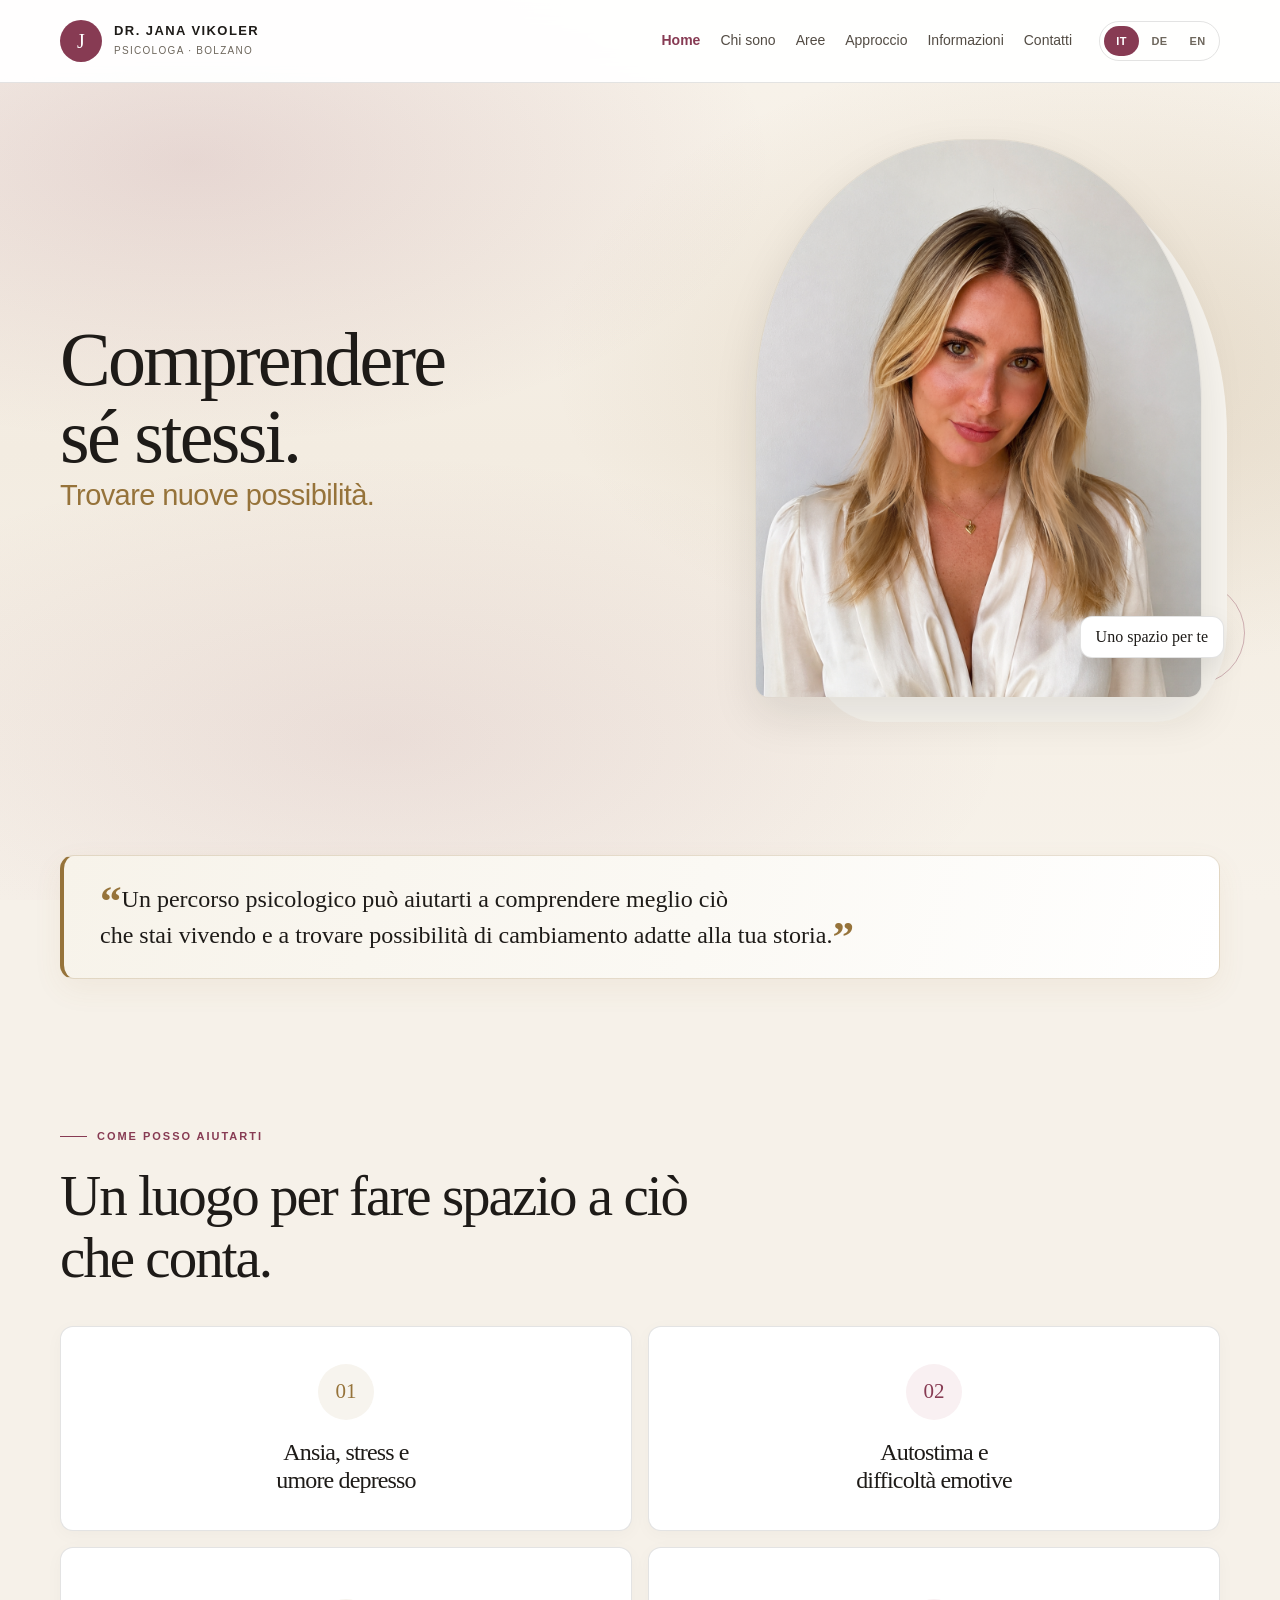
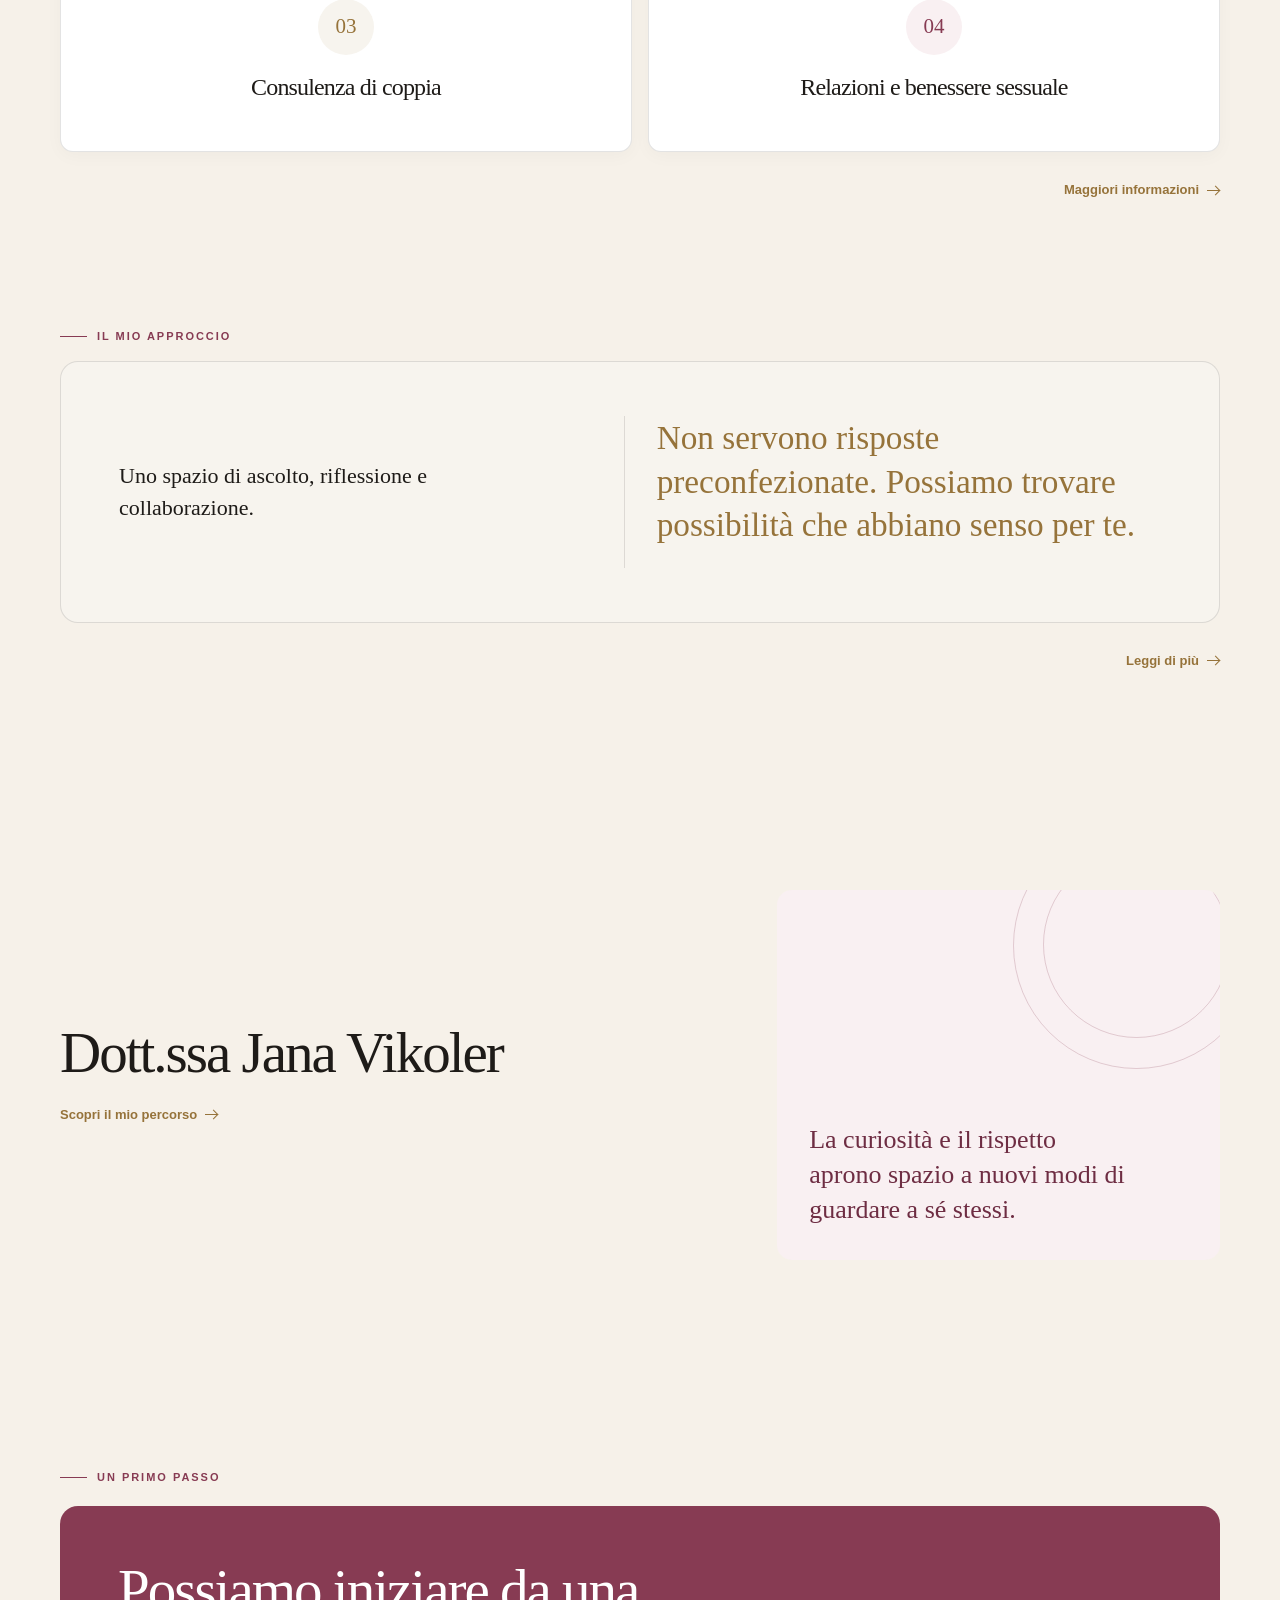
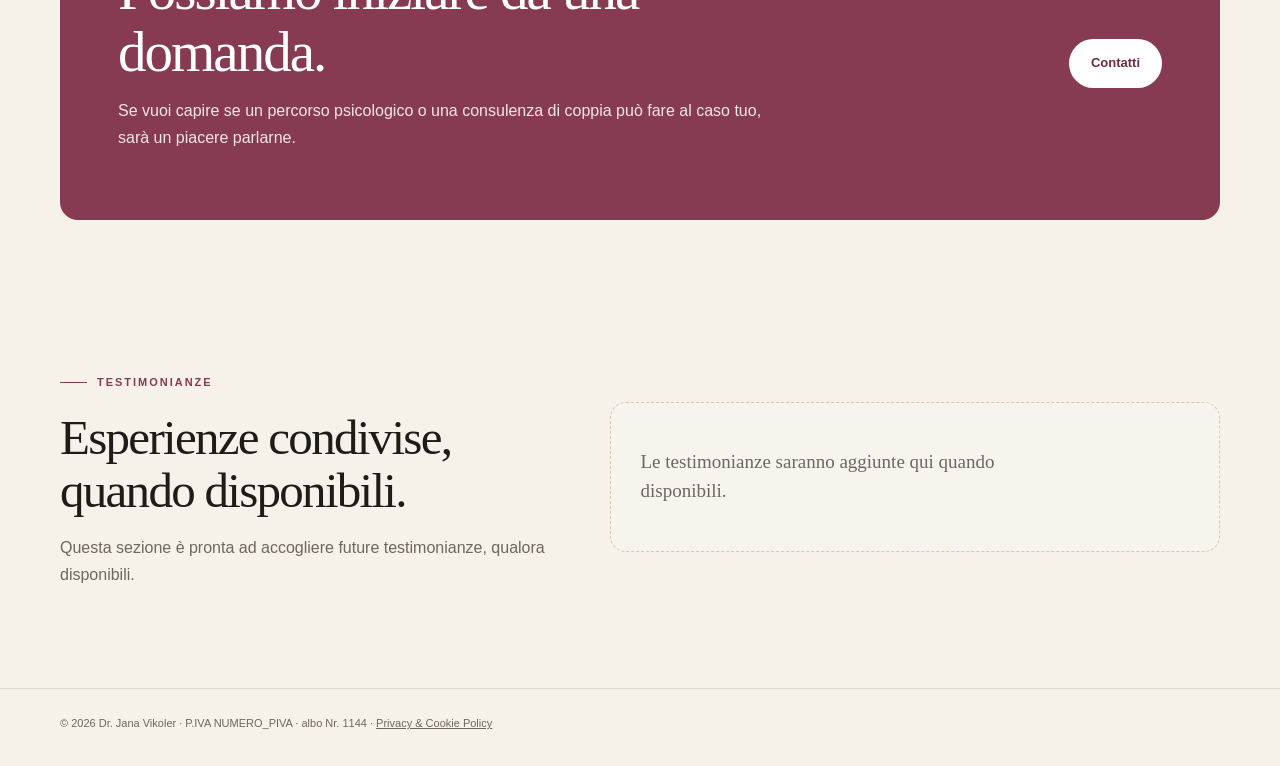
<file: index.html>
<!doctype html>
<html lang="it">
<head>
  <link rel="icon" type="image/svg+xml" href="favicon_jana.svg">
  <meta charset="utf-8">
  <meta name="viewport" content="width=device-width, initial-scale=1">
  <meta name="theme-color" content="#ffffff">
  <meta name="description" data-description-it="La Dott.ssa Jana Vikoler è psicologa a Bolzano. Colloqui per adulti e coppie in italiano, tedesco e inglese." data-description-de="Dr. Jana Vikoler ist Psychologin in Bozen. Gespräche für Erwachsene und Paare auf Deutsch, Italienisch und Englisch." data-description-en="Dr. Jana Vikoler is a psychologist in Bolzano, offering sessions for adults and couples in English, Italian and German.">
  <title data-it="Dr. Jana Vikoler" data-de="Dr. Jana Vikoler" data-en="Dr. Jana Vikoler">Dr. Jana Vikoler</title>
  <link rel="stylesheet" href="style.css">
  <script src="script.js" defer></script>
</head>
<body>
  <!-- Shared navigation: each link opens a separate page. -->
  <header class="site-header">
    <div class="container header-inner">
      <a class="brand" href="index.html" aria-label="Dr. Jana Vikoler home">
        <span class="brand-mark" aria-hidden="true">J</span>
        <span><span class="brand-name">Dr. Jana Vikoler</span><span class="brand-note" data-it="Psicologa · Bolzano" data-de="Psychologin · Bozen" data-en="Psychologist · Bolzano">Psicologa · Bolzano</span></span>
      </a>
      <div class="header-actions">
        <nav class="main-nav" aria-label="Main navigation">
          <a href="index.html" aria-current="page"><span data-it="Home" data-de="Start" data-en="Home">Home</span></a>
          <a href="about.html"><span data-it="Chi sono" data-de="Über mich" data-en="About me">Chi sono</span></a>
          <a href="areas.html"><span data-it="Aree" data-de="Schwerpunkte" data-en="Areas">Aree</span></a>
          <a href="approach.html"><span data-it="Approccio" data-de="Ansatz" data-en="Approach">Approccio</span></a>
          <a href="practical.html"><span data-it="Informazioni" data-de="Informationen" data-en="Practical info">Informazioni</span></a>
          <a href="contact.html"><span data-it="Contatti" data-de="Kontakt" data-en="Contact">Contatti</span></a>
        </nav>
        <div class="language-switch" role="group" aria-label="Choose language">
          <button type="button" data-lang="it" aria-pressed="true" aria-label="Italiano">IT</button>
          <button type="button" data-lang="de" aria-pressed="false" aria-label="Deutsch">DE</button>
          <button type="button" data-lang="en" aria-pressed="false" aria-label="English">EN</button>
        </div>
        <button class="menu-toggle" type="button" aria-label="Apri la navigazione" aria-controls="main-nav" aria-expanded="false" data-open-it="Apri la navigazione" data-open-de="Navigation öffnen" data-open-en="Open navigation" data-close-it="Chiudi la navigazione" data-close-de="Navigation schließen" data-close-en="Close navigation"><span class="menu-icon" aria-hidden="true"></span></button>
      </div>
    </div>
  </header>

  <main>
    <!-- Home page: a short introduction and links to the detail pages. -->
    <section class="container hero">
      <div class="hero-copy">
        <h1><span data-it="Comprendere" data-de="Sich selbst" data-en="Understand">Comprendere</span><br><span data-it="sé stessi." data-de="besser verstehen." data-en="yourself.">sé stessi.</span><br><span class="hero-subtitle" data-it="Trovare nuove possibilità." data-de="Neue Möglichkeiten entdecken." data-en="Discover new possibilities.">Trovare nuove possibilità.</span></h1>
      </div>
      <div class="hero-visual portrait-frame">
        <!-- Replace the image source when a new portrait is ready; keep this class for the crop and frame styles. -->
        <img class="portrait-image" src="potrait_jana.PNG" alt="La Dott.ssa Jana Vikoler" data-alt-it="La Dott.ssa Jana Vikoler" data-alt-de="Dr. Jana Vikoler" data-alt-en="Dr. Jana Vikoler">
        <div class="portrait-tag"><span data-it="Uno spazio per te" data-de="Zeit für Sie" data-en="A space for you">Uno spazio per te</span></div>
      </div>
    </section>

    <section class="container intro-section">
      <div class="intro-band">
        <blockquote><span data-it="Un percorso psicologico può aiutarti a comprendere meglio ciò" data-de="Psychologische Begleitung kann dabei helfen, das eigene Erleben" data-en="Psychological support can help you understand what">Un percorso psicologico può aiutarti a comprendere meglio ciò</span><br><span data-it="che stai vivendo e a trovare possibilità di cambiamento adatte alla tua storia." data-de="besser zu verstehen und passende Möglichkeiten für Veränderung zu finden." data-en="you are going through and find ways to move forward that feel right for you">che stai vivendo e a trovare possibilità di cambiamento adatte alla tua storia</span></blockquote>
      </div>
    </section>

    <section class="container section">
      <div class="section-heading">
        <p class="eyebrow"><span data-it="Come posso aiutarti" data-de="Wobei ich Sie begleite" data-en="How I can support you">Come posso aiutarti</span></p>
        <h2 data-it="Un luogo per fare spazio a ciò che conta." data-de="Raum für das, was Sie bewegt." data-en="Space for what matters to you.">Un luogo per fare spazio a ciò che conta.</h2>
      </div>
      <div class="card-grid">
        <article class="info-card area-teaser"><span class="card-index">01</span><h3><span data-it="Ansia, stress e" data-de="Ängste, Stress und" data-en="Anxiety, stress and">Ansia, stress e</span><br><span data-it="umore depresso" data-de="depressive Symptome" data-en="low mood">umore depresso</span></h3></article>
        <article class="info-card area-teaser"><span class="card-index">02</span><h3><span data-it="Autostima e" data-de="Selbstwert und" data-en="Self-esteem and">Autostima e</span><br><span data-it="difficoltà emotive" data-de="emotionale Herausforderungen" data-en="emotional challenges">difficoltà emotive</span></h3></article>
        <article class="info-card area-teaser"><span class="card-index">03</span><h3 data-it="Consulenza di coppia" data-de="Paarberatung" data-en="Couples counselling">Consulenza di coppia</h3></article>
        <article class="info-card area-teaser"><span class="card-index">04</span><h3 data-it="Relazioni e benessere sessuale" data-de="Beziehungen und sexuelles Wohlbefinden" data-en="Relationships and sexual wellbeing">Relazioni e benessere sessuale</h3></article>
      </div>
      <p class="section-link"><a class="text-link" href="areas.html"><span data-it="Maggiori informazioni" data-de="Weitere Informationen" data-en="More information">Maggiori informazioni</span><span class="text-arrow" aria-hidden="true"></span></a></p>
    </section>

    <section class="container section home-approach">
      <p class="eyebrow home-approach-label"><span data-it="Il mio approccio" data-de="Mein Ansatz" data-en="My approach">Il mio approccio</span></p>
      <div class="approach-panel home-approach-panel">
        <p class="home-approach-statement" data-it="Uno spazio di ascolto, riflessione e collaborazione." data-de="Ein Raum für Zuhören, Nachdenken und Zusammenarbeit." data-en="A space for listening, reflection and collaboration.">Uno spazio di ascolto, riflessione e collaborazione.</p>
        <div class="approach-aside"><blockquote data-it="Non servono risposte preconfezionate. Possiamo trovare possibilità che abbiano senso per te." data-de="Es gibt keine fertigen Antworten. Gemeinsam können wir Wege finden, die zu Ihnen passen." data-en="There are no ready-made answers. Together, we can find possibilities that make sense for you.">Non servono risposte preconfezionate. Possiamo trovare possibilità che abbiano senso per te.</blockquote></div>
      </div>
      <p class="section-link"><a class="text-link" href="approach.html"><span data-it="Leggi di più" data-de="Mehr erfahren" data-en="Read more">Leggi di più</span><span class="text-arrow" aria-hidden="true"></span></a></p>
    </section>

    <section class="container section about-layout home-about-layout">
      <div class="home-about-copy">
        <h2 data-it="Dott.ssa Jana Vikoler" data-de="Dr. Jana Vikoler" data-en="Dr. Jana Vikoler">Dott.ssa Jana Vikoler</h2>
        <a class="text-link" href="about.html"><span data-it="Scopri il mio percorso" data-de="Mehr über mich" data-en="More about me">Scopri il mio percorso</span><span class="text-arrow" aria-hidden="true"></span></a>
      </div>
      <div class="about-note"><p data-it="La curiosità e il rispetto aprono spazio a nuovi modi di guardare a sé stessi." data-de="Neugier und Respekt schaffen Raum für neue Perspektiven auf sich selbst." data-en="Curiosity and respect create room for new ways of understanding yourself.">La curiosità e il rispetto aprono spazio a nuovi modi di guardare a sé stessi.</p></div>
    </section>

    <section class="container section">
      <p class="eyebrow"><span data-it="Un primo passo" data-de="Ein erster Schritt" data-en="A first step">Un primo passo</span></p>
      <div class="contact-panel">
        <div class="contact-copy"><h2 data-it="Possiamo iniziare da una domanda." data-de="Wir können mit einer Frage beginnen." data-en="We can start with a question.">Possiamo iniziare da una domanda.</h2><p data-it="Se vuoi capire se un percorso psicologico o una consulenza di coppia può fare al caso tuo, sarà un piacere parlarne." data-de="Wenn Sie klären möchten, ob psychologische Begleitung oder Paarberatung für Sie passen könnte, können wir gerne darüber sprechen." data-en="If you would like to explore whether psychological support or couples counselling might be right for you, we can talk it through.">Se vuoi capire se un percorso psicologico o una consulenza di coppia può fare al caso tuo, sarà un piacere parlarne.</p></div>
        <a class="button" href="contact.html"><span data-it="Contatti" data-de="Kontakt" data-en="Contact">Contatti</a>
      </div>
    </section>

    <!-- Review content is intentionally empty until client testimonials are available. -->
    <section class="container reviews-section" id="reviews" aria-labelledby="reviews-title">
      <div class="reviews-heading">
        <p class="eyebrow"><span data-it="Testimonianze" data-de="Rückmeldungen" data-en="Client reviews">Testimonianze</span></p>
        <h2 id="reviews-title" data-it="Esperienze condivise, quando disponibili." data-de="Geteilte Erfahrungen, sobald verfügbar." data-en="Shared experiences, when available.">Esperienze condivise, quando disponibili.</h2>
        <p data-it="Questa sezione è pronta ad accogliere future testimonianze, qualora disponibili." data-de="Dieser Bereich ist für künftige Rückmeldungen vorgesehen, sofern welche verfügbar sind." data-en="This section is ready for future client testimonials, should they become available.">Questa sezione è pronta ad accogliere future testimonianze, qualora disponibili.</p>
      </div>
      <div class="reviews-placeholder"><p data-it="Le testimonianze saranno aggiunte qui quando disponibili." data-de="Rückmeldungen werden hier ergänzt, sobald sie verfügbar sind." data-en="Testimonials will be added here when available.">Le testimonianze saranno aggiunte qui quando disponibili.</p></div>
    </section>
  </main>

  <!-- The footer is intentionally simple and shared across pages. -->
  <footer class="site-footer">
    <div class="container footer-inner">
      <p>© <span class="year"></span> Dr. Jana Vikoler · P.IVA NUMERO_PIVA · albo Nr. 1144 · <a href="privacy.html" data-it="Privacy & Cookie Policy" data-de="Datenschutz & Cookies" data-en="Privacy & Cookie Policy">Privacy & Cookie Policy</a></p>
    </div>
  </footer>
</body>
</html>
</file>
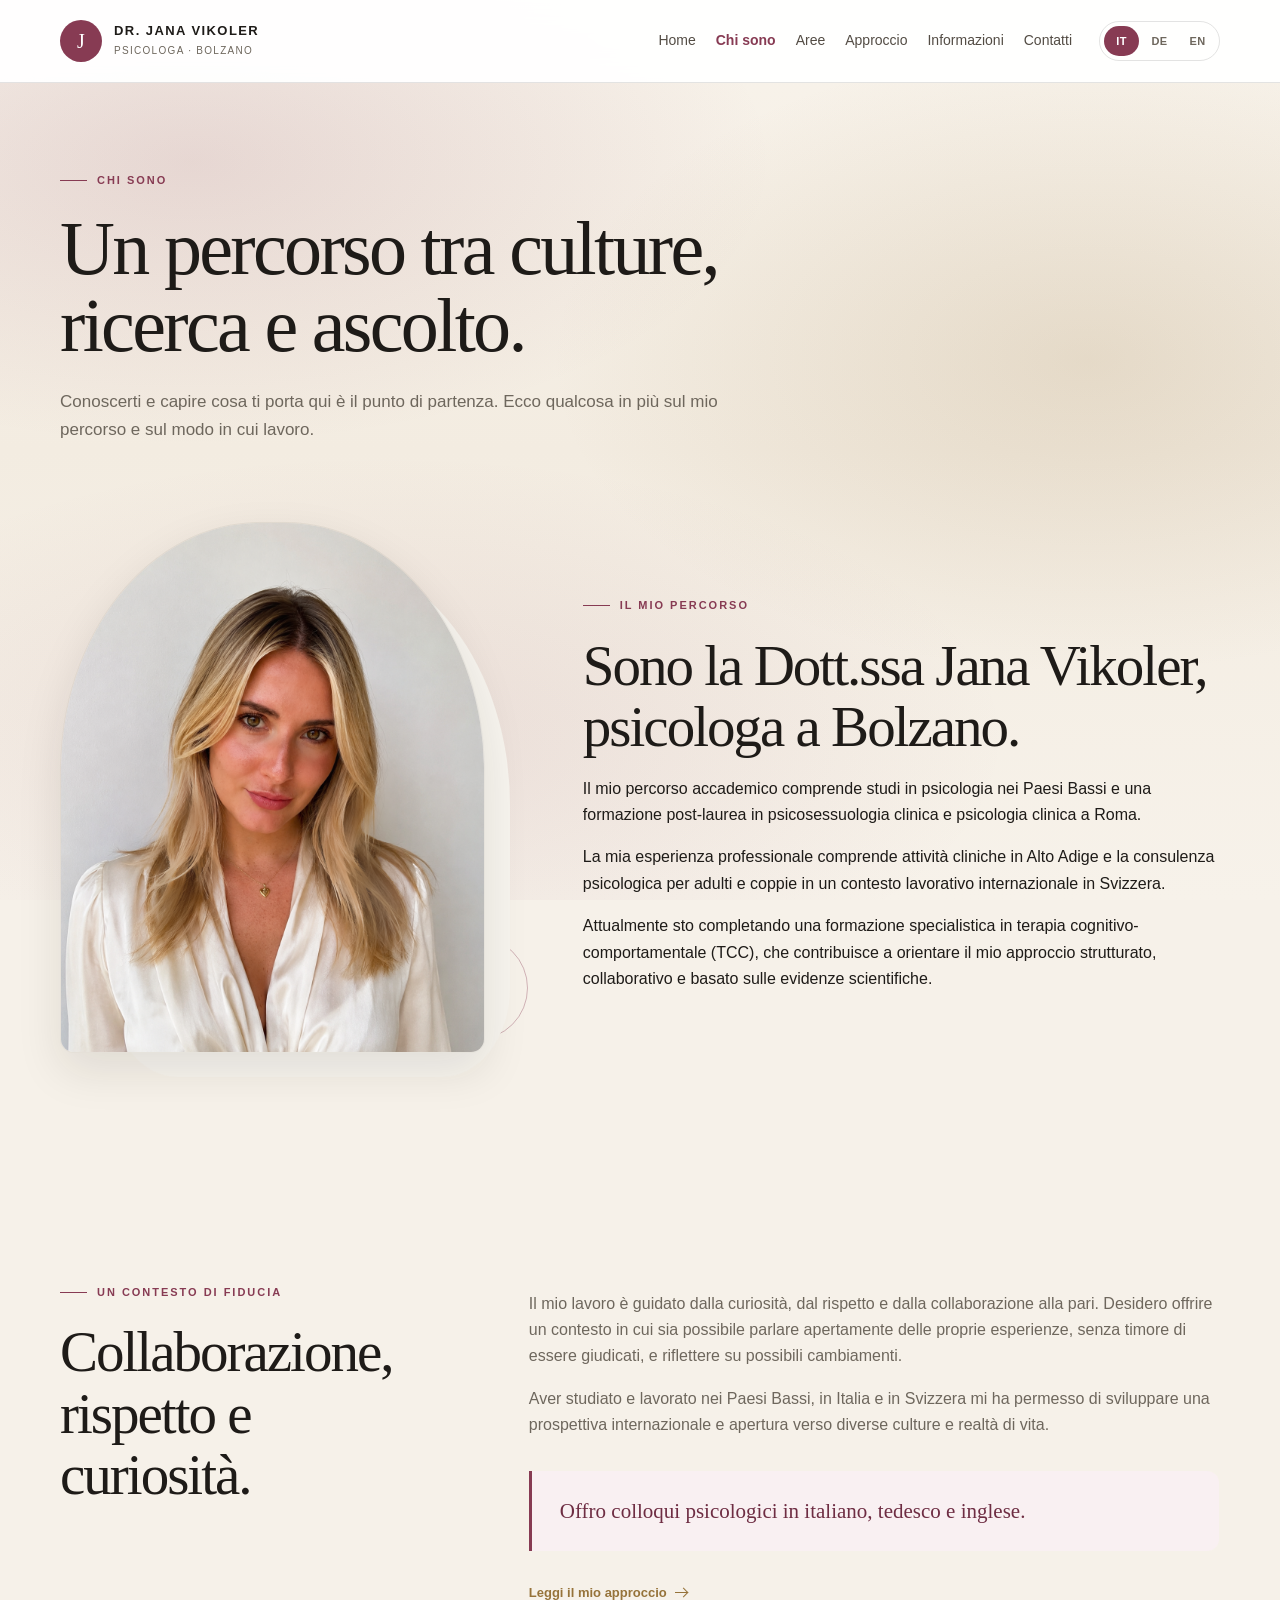
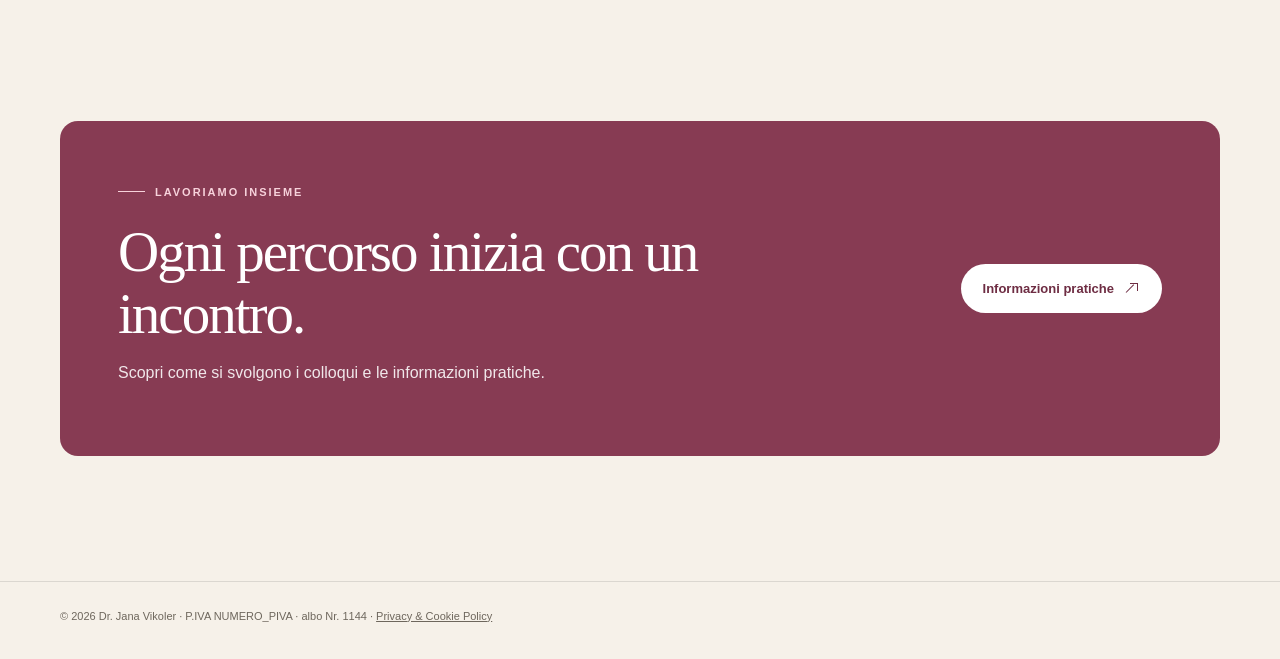
<file: about.html>
<!doctype html>
<html lang="it">
<head>
  <link rel="icon" type="image/svg+xml" href="favicon_jana.svg">
  <meta charset="utf-8">
  <meta name="viewport" content="width=device-width, initial-scale=1">
  <meta name="theme-color" content="#ffffff">
  <meta name="description" data-description-it="Scopri il percorso della Dott.ssa Jana Vikoler, psicologa a Bolzano." data-description-de="Erfahren Sie mehr über den Werdegang von Dr. Jana Vikoler, Psychologin in Bozen." data-description-en="Learn about Dr. Jana Vikoler’s background as a psychologist in Bolzano.">
  <title data-it="Chi sono — Dr. Jana Vikoler" data-de="Über mich — Dr. Jana Vikoler" data-en="About me — Dr. Jana Vikoler">Chi sono — Dr. Jana Vikoler</title>
  <link rel="stylesheet" href="style.css">
  <script src="script.js" defer></script>
</head>
<body>
  <!-- Shared navigation links to each separate site page. -->
  <header class="site-header"><div class="container header-inner">
    <a class="brand" href="index.html" aria-label="Dr. Jana Vikoler home"><span class="brand-mark" aria-hidden="true">J</span><span><span class="brand-name">Dr. Jana Vikoler</span><span class="brand-note" data-it="Psicologa · Bolzano" data-de="Psychologin · Bozen" data-en="Psychologist · Bolzano">Psicologa · Bolzano</span></span></a>
    <div class="header-actions"><nav class="main-nav" aria-label="Main navigation">
      <a href="index.html"><span data-it="Home" data-de="Start" data-en="Home">Home</span></a><a href="about.html" aria-current="page"><span data-it="Chi sono" data-de="Über mich" data-en="About me">Chi sono</span></a><a href="areas.html"><span data-it="Aree" data-de="Schwerpunkte" data-en="Areas">Aree</span></a><a href="approach.html"><span data-it="Approccio" data-de="Ansatz" data-en="Approach">Approccio</span></a><a href="practical.html"><span data-it="Informazioni" data-de="Informationen" data-en="Practical info">Informazioni</span></a><a href="contact.html"><span data-it="Contatti" data-de="Kontakt" data-en="Contact">Contatti</span></a>
    </nav><div class="language-switch" role="group" aria-label="Choose language"><button type="button" data-lang="it" aria-pressed="true" aria-label="Italiano">IT</button><button type="button" data-lang="de" aria-pressed="false" aria-label="Deutsch">DE</button><button type="button" data-lang="en" aria-pressed="false" aria-label="English">EN</button></div>
    <button class="menu-toggle" type="button" aria-label="Apri la navigazione" aria-controls="main-nav" aria-expanded="false" data-open-it="Apri la navigazione" data-open-de="Navigation öffnen" data-open-en="Open navigation" data-close-it="Chiudi la navigazione" data-close-de="Navigation schließen" data-close-en="Close navigation"><span class="menu-icon" aria-hidden="true"></span></button></div>
  </div></header>

  <main>
    <section class="container page-top">
      <p class="eyebrow"><span data-it="Chi sono" data-de="Über mich" data-en="About me">Chi sono</span></p>
      <h1 data-it="Un percorso tra culture, ricerca e ascolto." data-de="Ein Weg zwischen Kulturen, Wissenschaft und Zuhören." data-en="A path shaped by cultures, research and listening.">Un percorso tra culture, ricerca e ascolto.</h1>
      <p data-it="Conoscerti e capire cosa ti porta qui è il punto di partenza. Ecco qualcosa in più sul mio percorso e sul modo in cui lavoro." data-de="Sie kennenzulernen und zu verstehen, was Sie hierherführt, ist der Anfang. Hier erfahren Sie mehr über meinen Hintergrund und meine Arbeitsweise." data-en="Getting to know you and understanding what brings you here is where we begin. Here is a little more about my background and the way I work.">Conoscerti e capire cosa ti porta qui è il punto di partenza. Ecco qualcosa in più sul mio percorso e sul modo in cui lavoro.</p>
    </section>

    <section class="container section about-layout section-compact-top">
      <div class="hero-visual portrait-frame">
        <!-- Swap the src for a new portrait when available; keep portrait-image for consistent sizing and cropping. -->
        <img class="portrait-image" src="potrait_jana.PNG" alt="La Dott.ssa Jana Vikoler" data-alt-it="La Dott.ssa Jana Vikoler" data-alt-de="Dr. Jana Vikoler" data-alt-en="Dr. Jana Vikoler">
      </div>
      <div>
        <p class="eyebrow"><span data-it="Il mio percorso" data-de="Mein Hintergrund" data-en="My background">Il mio percorso</span></p>
        <h2 data-it="Sono la Dott.ssa Jana Vikoler, psicologa a Bolzano." data-de="Ich bin Dr. Jana Vikoler, Psychologin in Bozen." data-en="I’m Dr. Jana Vikoler, a psychologist in Bolzano.">Sono la Dott.ssa Jana Vikoler, psicologa a Bolzano.</h2>
        <p data-it="Il mio percorso accademico comprende studi in psicologia nei Paesi Bassi e una formazione post-laurea in psicosessuologia clinica e psicologia clinica a Roma." data-de="Ich habe Psychologie in den Niederlanden studiert und eine weiterführende Ausbildung in Klinischer Psychosexologie und Klinischer Psychologie in Rom absolviert." data-en="My academic background includes psychology studies in the Netherlands and postgraduate training in clinical psychosexology and clinical psychology in Rome.">Il mio percorso accademico comprende studi in psicologia nei Paesi Bassi e una formazione post-laurea in psicosessuologia clinica e psicologia clinica a Roma.</p>
        <p data-it="La mia esperienza professionale comprende attività cliniche in Alto Adige e la consulenza psicologica per adulti e coppie in un contesto lavorativo internazionale in Svizzera." data-de="Zu meiner beruflichen Erfahrung gehören klinische Tätigkeiten in Südtirol und die psychologische Begleitung von Erwachsenen und Paaren in einem internationalen Arbeitskontext in der Schweiz." data-en="My professional experience includes clinical work in South Tyrol and psychological support for adults and couples in an international work setting in Switzerland.">La mia esperienza professionale comprende attività cliniche in Alto Adige e la consulenza psicologica per adulti e coppie in un contesto lavorativo internazionale in Svizzera.</p>
        <p data-it="Attualmente sto completando una formazione specialistica in terapia cognitivo-comportamentale (TCC), che contribuisce a orientare il mio approccio strutturato, collaborativo e basato sulle evidenze scientifiche." data-de="Derzeit absolviere ich eine weiterführende Ausbildung in kognitiver Verhaltenstherapie (KVT), die meinen strukturierten, kollaborativen und wissenschaftlich fundierten Ansatz prägt." data-en="I am currently undertaking further training in cognitive behavioural therapy (CBT), which informs my structured, collaborative and evidence-informed approach.">Attualmente sto completando una formazione specialistica in terapia cognitivo-comportamentale (TCC), che contribuisce a orientare il mio approccio strutturato, collaborativo e basato sulle evidenze scientifiche.</p>
      </div>
    </section>

    <section class="container section detail-layout">
      <div class="detail-intro"><p class="eyebrow"><span data-it="Un contesto di fiducia" data-de="Ein vertrauensvoller Rahmen" data-en="A space built on trust">Un contesto di fiducia</span></p><h2 data-it="Collaborazione, rispetto e curiosità." data-de="Zusammenarbeit, Respekt und Neugier." data-en="Collaboration, respect and curiosity.">Collaborazione, rispetto e curiosità.</h2></div>
      <div class="detail-copy">
        <p data-it="Il mio lavoro è guidato dalla curiosità, dal rispetto e dalla collaborazione alla pari. Desidero offrire un contesto in cui sia possibile parlare apertamente delle proprie esperienze, senza timore di essere giudicati, e riflettere su possibili cambiamenti." data-de="Meine Arbeit ist von Neugier, Respekt und Zusammenarbeit auf Augenhöhe geprägt. Mir ist wichtig, einen Rahmen zu schaffen, in dem persönliche Erfahrungen offen und ohne Angst vor Bewertung besprochen werden können und Raum für Veränderung entsteht." data-en="My work is guided by curiosity, respect and collaboration. I aim to offer a setting where you can speak openly about your experiences without fear of judgement, and reflect on possible changes.">Il mio lavoro è guidato dalla curiosità, dal rispetto e dalla collaborazione alla pari. Desidero offrire un contesto in cui sia possibile parlare apertamente delle proprie esperienze, senza timore di essere giudicati, e riflettere su possibili cambiamenti.</p>
        <p data-it="Aver studiato e lavorato nei Paesi Bassi, in Italia e in Svizzera mi ha permesso di sviluppare una prospettiva internazionale e apertura verso diverse culture e realtà di vita." data-de="Studium und Arbeit in den Niederlanden, Italien und der Schweiz haben meine internationale Perspektive und Offenheit für unterschiedliche kulturelle Hintergründe und Lebensrealitäten geprägt." data-en="Studying and working in the Netherlands, Italy and Switzerland has given me an international perspective and openness to different cultural backgrounds and life experiences.">Aver studiato e lavorato nei Paesi Bassi, in Italia e in Svizzera mi ha permesso di sviluppare una prospettiva internazionale e apertura verso diverse culture e realtà di vita.</p>
        <div class="detail-callout" data-it="Offro colloqui psicologici in italiano, tedesco e inglese." data-de="Ich biete psychologische Gespräche auf Deutsch, Italienisch und Englisch an." data-en="I offer psychological sessions in English, Italian and German.">Offro colloqui psicologici in italiano, tedesco e inglese.</div>
        <p class="top-space"><a class="text-link" href="approach.html"><span data-it="Leggi il mio approccio" data-de="Mehr über meinen Ansatz" data-en="Read about my approach">Leggi il mio approccio</span><span class="text-arrow" aria-hidden="true"></span></a></p>
      </div>
    </section>

    <section class="container section section-no-top"><div class="contact-panel"><div class="contact-copy"><p class="eyebrow"><span data-it="Lavoriamo insieme" data-de="Zusammenarbeit" data-en="Working together">Lavoriamo insieme</span></p><h2 data-it="Ogni percorso inizia con un incontro." data-de="Jeder Weg beginnt mit einem Gespräch." data-en="Every path begins with a conversation.">Ogni percorso inizia con un incontro.</h2><p data-it="Scopri come si svolgono i colloqui e le informazioni pratiche." data-de="Erfahren Sie mehr über den Ablauf und praktische Informationen." data-en="Find out how sessions work and read the practical information.">Scopri come si svolgono i colloqui e le informazioni pratiche.</p></div><a class="button" href="practical.html"><span data-it="Informazioni pratiche" data-de="Praktische Informationen" data-en="Practical information">Informazioni pratiche</span><span class="arrow" aria-hidden="true"></span></a></div></section>
  </main>

  <footer class="site-footer">
    <div class="container footer-inner">
      <p>© <span class="year"></span> Dr. Jana Vikoler · P.IVA NUMERO_PIVA · albo Nr. 1144 · <a href="privacy.html" data-it="Privacy & Cookie Policy" data-de="Datenschutz & Cookies" data-en="Privacy & Cookie Policy">Privacy & Cookie Policy</a></p>
    </div>
  </footer>
</body>
</html>
</file>
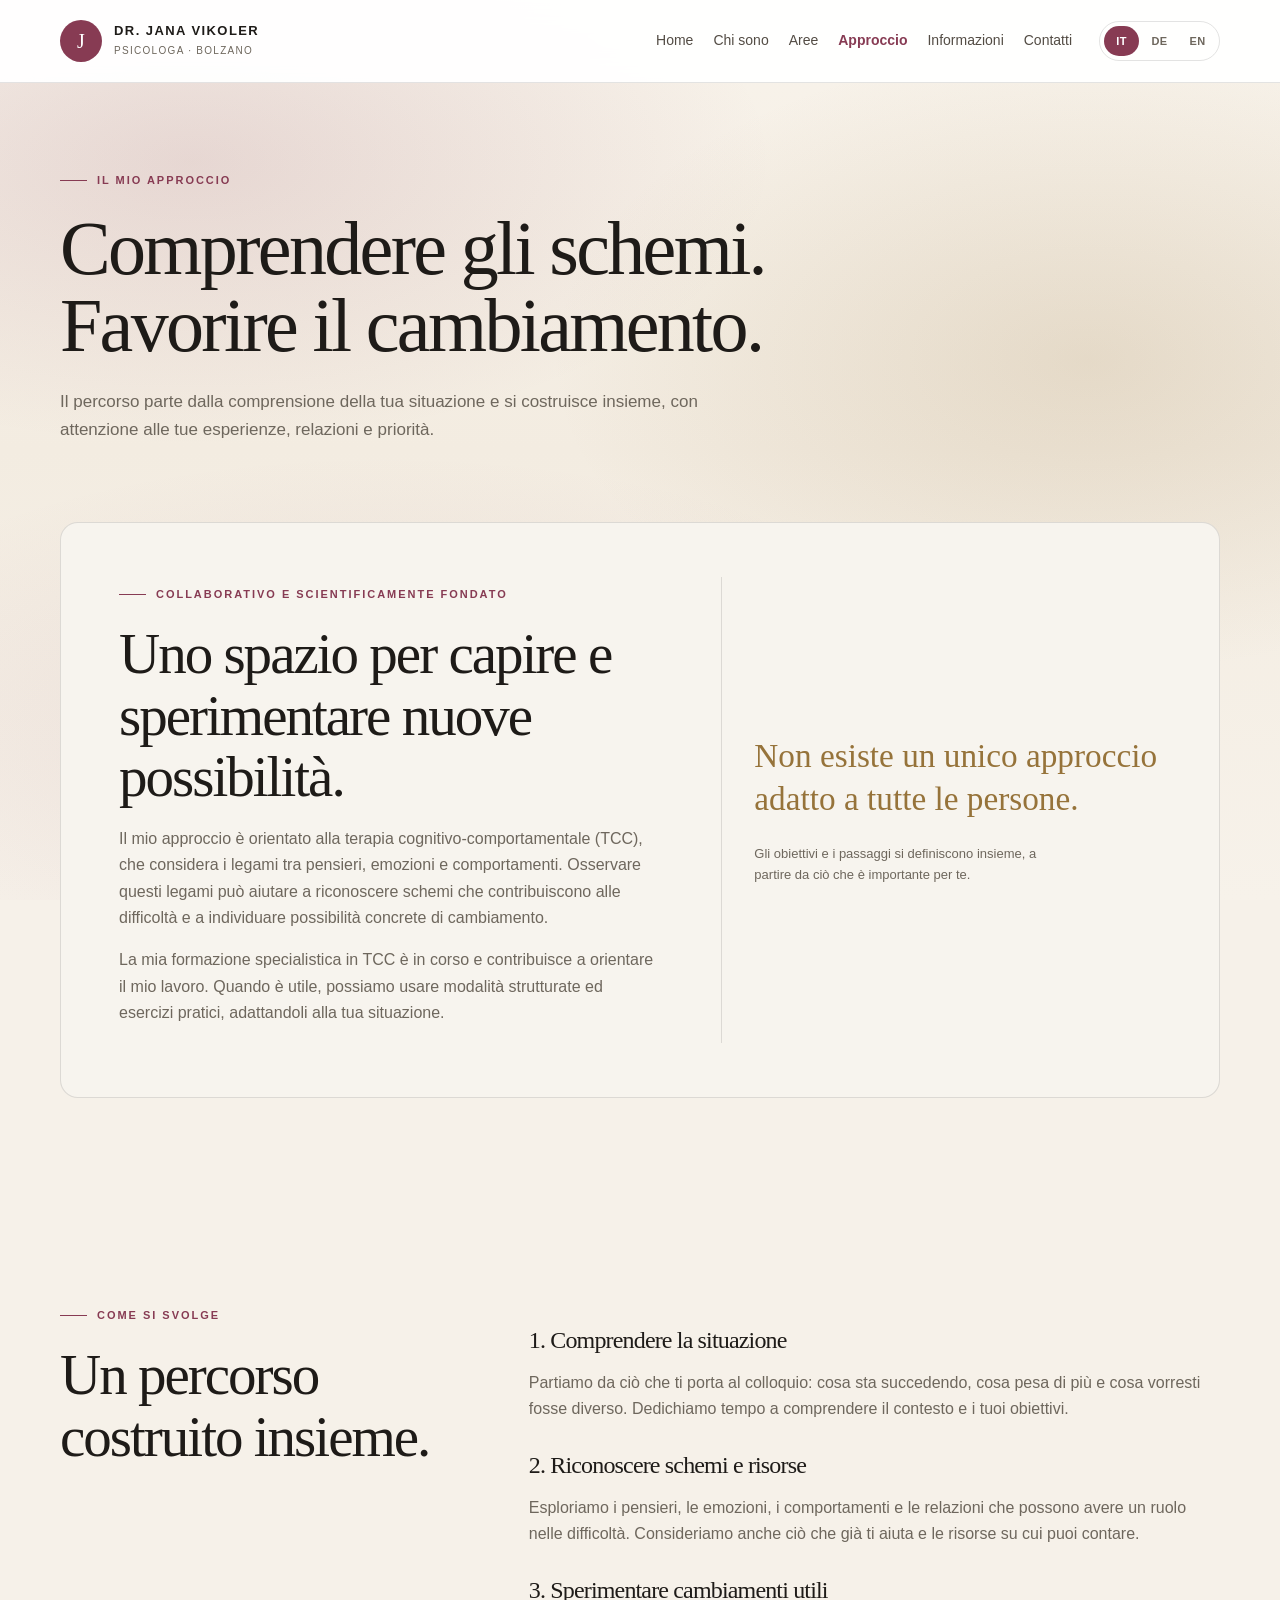
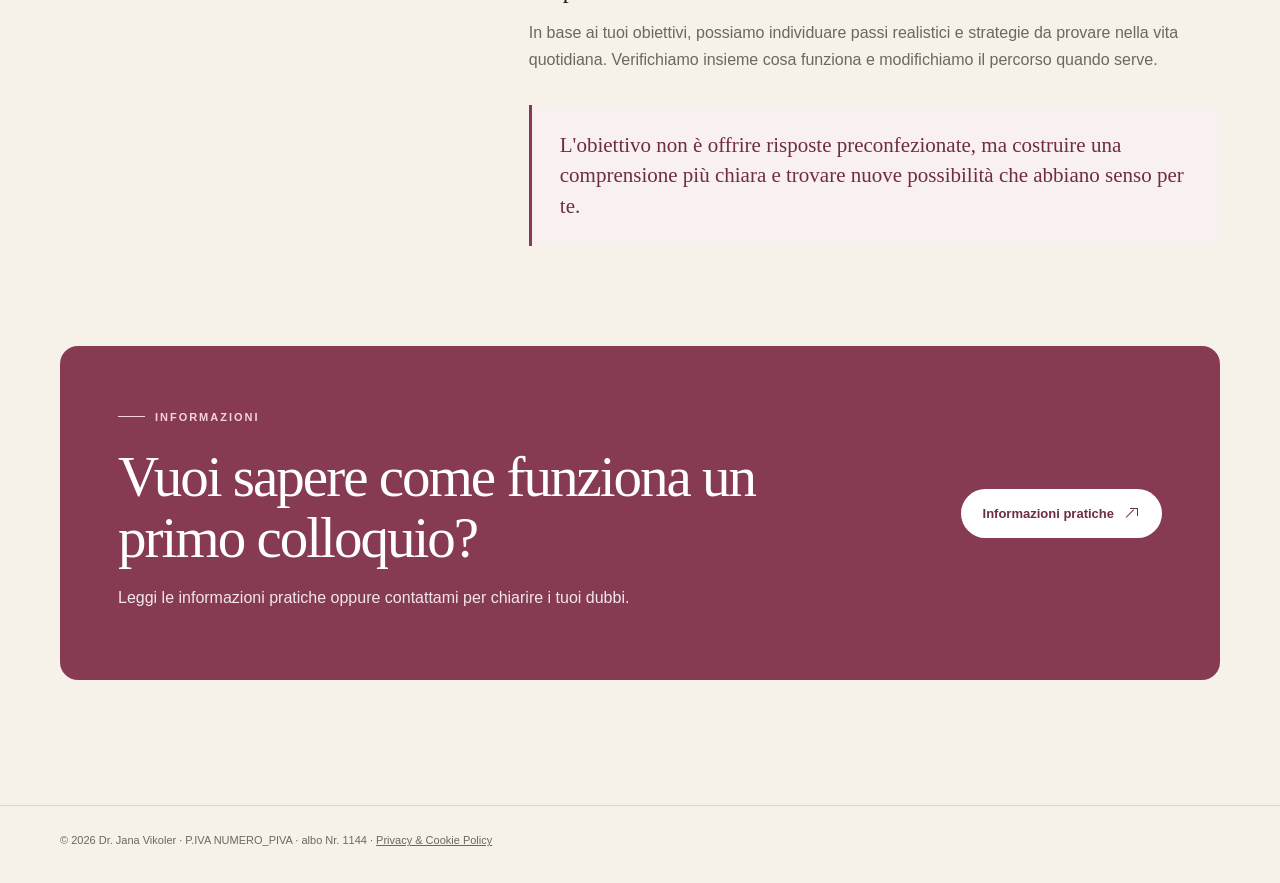
<file: approach.html>
<!doctype html>
<html lang="it">
<head>
  <link rel="icon" type="image/svg+xml" href="favicon_jana.svg">
  <meta charset="utf-8">
  <meta name="viewport" content="width=device-width, initial-scale=1">
  <meta name="theme-color" content="#ffffff">
  <meta name="description" data-description-it="Scopri l'approccio collaborativo, basato sulle evidenze e orientato alla terapia cognitivo-comportamentale della Dott.ssa Jana Vikoler." data-description-de="Erfahren Sie mehr über den kollaborativen, wissenschaftlich fundierten und KVT-orientierten Ansatz von Dr. Jana Vikoler." data-description-en="Learn about Dr. Jana Vikoler’s collaborative, evidence-informed approach guided by cognitive behavioural therapy.">
  <title data-it="Approccio — Dr. Jana Vikoler" data-de="Ansatz — Dr. Jana Vikoler" data-en="Approach — Dr. Jana Vikoler">Approccio — Dr. Jana Vikoler</title>
  <link rel="stylesheet" href="style.css">
  <script src="script.js" defer></script>
</head>
<body>
  <!-- Shared navigation links to each separate site page. -->
  <header class="site-header"><div class="container header-inner">
    <a class="brand" href="index.html" aria-label="Dr. Jana Vikoler home"><span class="brand-mark" aria-hidden="true">J</span><span><span class="brand-name">Dr. Jana Vikoler</span><span class="brand-note" data-it="Psicologa · Bolzano" data-de="Psychologin · Bozen" data-en="Psychologist · Bolzano">Psicologa · Bolzano</span></span></a>
    <div class="header-actions"><nav class="main-nav" aria-label="Main navigation">
      <a href="index.html"><span data-it="Home" data-de="Start" data-en="Home">Home</span></a><a href="about.html"><span data-it="Chi sono" data-de="Über mich" data-en="About me">Chi sono</span></a><a href="areas.html"><span data-it="Aree" data-de="Schwerpunkte" data-en="Areas">Aree</span></a><a href="approach.html" aria-current="page"><span data-it="Approccio" data-de="Ansatz" data-en="Approach">Approccio</span></a><a href="practical.html"><span data-it="Informazioni" data-de="Informationen" data-en="Practical info">Informazioni</span></a><a href="contact.html"><span data-it="Contatti" data-de="Kontakt" data-en="Contact">Contatti</span></a>
    </nav><div class="language-switch" role="group" aria-label="Choose language"><button type="button" data-lang="it" aria-pressed="true" aria-label="Italiano">IT</button><button type="button" data-lang="de" aria-pressed="false" aria-label="Deutsch">DE</button><button type="button" data-lang="en" aria-pressed="false" aria-label="English">EN</button></div>
    <button class="menu-toggle" type="button" aria-label="Apri la navigazione" aria-controls="main-nav" aria-expanded="false" data-open-it="Apri la navigazione" data-open-de="Navigation öffnen" data-open-en="Open navigation" data-close-it="Chiudi la navigazione" data-close-de="Navigation schließen" data-close-en="Close navigation"><span class="menu-icon" aria-hidden="true"></span></button></div>
  </div></header>

  <main>
    <section class="container page-top">
      <p class="eyebrow"><span data-it="Il mio approccio" data-de="Mein Ansatz" data-en="My approach">Il mio approccio</span></p>
      <h1 data-it="Comprendere gli schemi. Favorire il cambiamento." data-de="Muster verstehen. Veränderung ermöglichen." data-en="Understand patterns. Make room for change.">Comprendere gli schemi. Favorire il cambiamento.</h1>
      <p data-it="Il percorso parte dalla comprensione della tua situazione e si costruisce insieme, con attenzione alle tue esperienze, relazioni e priorità." data-de="Der Prozess beginnt mit dem Verständnis Ihrer Situation und entwickelt sich gemeinsam – mit Blick auf Ihre Erfahrungen, Beziehungen und Ziele." data-en="The process begins by understanding your situation and takes shape together, with attention to your experiences, relationships and priorities.">Il percorso parte dalla comprensione della tua situazione e si costruisce insieme, con attenzione alle tue esperienze, relazioni e priorità.</p>
    </section>

    <section class="container section section-compact-top">
      <div class="approach-panel">
        <div class="approach-copy">
          <p class="eyebrow"><span data-it="Collaborativo e scientificamente fondato" data-de="Kollaborativ und wissenschaftlich fundiert" data-en="Collaborative and evidence-informed">Collaborativo e scientificamente fondato</span></p>
          <h2 data-it="Uno spazio per capire e sperimentare nuove possibilità." data-de="Ein Raum, um zu verstehen und neue Möglichkeiten zu erproben." data-en="A space to understand and explore new possibilities.">Uno spazio per capire e sperimentare nuove possibilità.</h2>
          <p data-it="Il mio approccio è orientato alla terapia cognitivo-comportamentale (TCC), che considera i legami tra pensieri, emozioni e comportamenti. Osservare questi legami può aiutare a riconoscere schemi che contribuiscono alle difficoltà e a individuare possibilità concrete di cambiamento." data-de="Mein Ansatz orientiert sich an der kognitiven Verhaltenstherapie (KVT), die Zusammenhänge zwischen Gedanken, Gefühlen und Verhalten betrachtet. Diese Zusammenhänge können helfen, belastende Muster zu erkennen und konkrete Veränderungsmöglichkeiten zu finden." data-en="My approach is guided by cognitive behavioural therapy (CBT), which looks at the connections between thoughts, feelings and behaviour. Exploring these connections can help identify patterns that contribute to difficulties and find practical ways to make changes.">Il mio approccio è orientato alla terapia cognitivo-comportamentale (TCC), che considera i legami tra pensieri, emozioni e comportamenti. Osservare questi legami può aiutare a riconoscere schemi che contribuiscono alle difficoltà e a individuare possibilità concrete di cambiamento.</p>
          <p data-it="La mia formazione specialistica in TCC è in corso e contribuisce a orientare il mio lavoro. Quando è utile, possiamo usare modalità strutturate ed esercizi pratici, adattandoli alla tua situazione." data-de="Meine weiterführende Ausbildung in KVT läuft derzeit und prägt meine Arbeit. Wenn es hilfreich ist, können wir strukturierte Vorgehensweisen und praktische Übungen einsetzen und an Ihre Situation anpassen." data-en="I am currently undertaking further training in CBT, which informs my work. Where useful, we can use structured methods and practical exercises tailored to your situation.">La mia formazione specialistica in TCC è in corso e contribuisce a orientare il mio lavoro. Quando è utile, possiamo usare modalità strutturate ed esercizi pratici, adattandoli alla tua situazione.</p>
        </div>
        <div class="approach-aside"><blockquote data-it="Non esiste un unico approccio adatto a tutte le persone." data-de="Es gibt keinen Ansatz, der für alle Menschen gleichermaßen passt." data-en="There is no single approach that works for everyone.">Non esiste un unico approccio adatto a tutte le persone.</blockquote><p data-it="Gli obiettivi e i passaggi si definiscono insieme, a partire da ciò che è importante per te." data-de="Ziele und nächste Schritte legen wir gemeinsam fest – ausgehend davon, was Ihnen wichtig ist." data-en="We set goals and next steps together, starting with what matters to you.">Gli obiettivi e i passaggi si definiscono insieme, a partire da ciò che è importante per te.</p></div>
      </div>
    </section>

    <section class="container section detail-layout">
      <div class="detail-intro"><p class="eyebrow"><span data-it="Come si svolge" data-de="Der Ablauf" data-en="How it works">Come si svolge</span></p><h2 data-it="Un percorso costruito insieme." data-de="Ein gemeinsamer Prozess." data-en="A process we shape together.">Un percorso costruito insieme.</h2></div>
      <div class="detail-copy">
        <h3 data-it="1. Comprendere la situazione" data-de="1. Die Situation verstehen" data-en="1. Understand the situation">1. Comprendere la situazione</h3>
        <p data-it="Partiamo da ciò che ti porta al colloquio: cosa sta succedendo, cosa pesa di più e cosa vorresti fosse diverso. Dedichiamo tempo a comprendere il contesto e i tuoi obiettivi." data-de="Wir beginnen mit dem Anliegen, das Sie zum Gespräch führt: Was passiert, was belastet Sie am meisten und was soll sich verändern? Wir nehmen uns Zeit, den Kontext und Ihre Ziele zu verstehen." data-en="We begin with what brings you to a session: what is happening, what feels most difficult and what you would like to be different. We take time to understand the context and your goals.">Partiamo da ciò che ti porta al colloquio: cosa sta succedendo, cosa pesa di più e cosa vorresti fosse diverso. Dedichiamo tempo a comprendere il contesto e i tuoi obiettivi.</p>
        <h3 data-it="2. Riconoscere schemi e risorse" data-de="2. Muster und Ressourcen erkennen" data-en="2. Notice patterns and resources">2. Riconoscere schemi e risorse</h3>
        <p data-it="Esploriamo i pensieri, le emozioni, i comportamenti e le relazioni che possono avere un ruolo nelle difficoltà. Consideriamo anche ciò che già ti aiuta e le risorse su cui puoi contare." data-de="Wir betrachten Gedanken, Gefühle, Verhaltensweisen und Beziehungen, die bei den Schwierigkeiten eine Rolle spielen können. Ebenso berücksichtigen wir, was Ihnen bereits hilft und welche Ressourcen Sie mitbringen." data-en="We explore thoughts, feelings, behaviours and relationships that may play a part in the difficulties. We also consider what already helps and the resources you can draw on.">Esploriamo i pensieri, le emozioni, i comportamenti e le relazioni che possono avere un ruolo nelle difficoltà. Consideriamo anche ciò che già ti aiuta e le risorse su cui puoi contare.</p>
        <h3 data-it="3. Sperimentare cambiamenti utili" data-de="3. Hilfreiche Veränderungen erproben" data-en="3. Try out helpful changes">3. Sperimentare cambiamenti utili</h3>
        <p data-it="In base ai tuoi obiettivi, possiamo individuare passi realistici e strategie da provare nella vita quotidiana. Verifichiamo insieme cosa funziona e modifichiamo il percorso quando serve." data-de="Ausgehend von Ihren Zielen können wir realistische Schritte und Strategien für den Alltag entwickeln. Gemeinsam schauen wir, was hilfreich ist, und passen den Prozess bei Bedarf an." data-en="Based on your goals, we can identify realistic steps and strategies to try in everyday life. We review together what is helpful and adjust the process when needed.">In base ai tuoi obiettivi, possiamo individuare passi realistici e strategie da provare nella vita quotidiana. Verifichiamo insieme cosa funziona e modifichiamo il percorso quando serve.</p>
        <div class="detail-callout" data-it="L'obiettivo non è offrire risposte preconfezionate, ma costruire una comprensione più chiara e trovare nuove possibilità che abbiano senso per te." data-de="Es geht nicht darum, fertige Antworten vorzugeben, sondern ein klareres Verständnis zu entwickeln und passende Möglichkeiten zu entdecken." data-en="The aim is not to give ready-made answers, but to build a clearer understanding and find possibilities that make sense for you.">L'obiettivo non è offrire risposte preconfezionate, ma costruire una comprensione più chiara e trovare nuove possibilità che abbiano senso per te.</div>
      </div>
    </section>

    <section class="container section section-no-top"><div class="contact-panel"><div class="contact-copy"><p class="eyebrow"><span data-it="Informazioni" data-de="Informationen" data-en="More information">Informazioni</span></p><h2 data-it="Vuoi sapere come funziona un primo colloquio?" data-de="Möchten Sie wissen, wie ein erstes Gespräch abläuft?" data-en="Would you like to know what a first session is like?">Vuoi sapere come funziona un primo colloquio?</h2><p data-it="Leggi le informazioni pratiche oppure contattami per chiarire i tuoi dubbi." data-de="Lesen Sie die praktischen Informationen oder kontaktieren Sie mich mit Ihren Fragen." data-en="Read the practical information or get in touch with your questions.">Leggi le informazioni pratiche oppure contattami per chiarire i tuoi dubbi.</p></div><a class="button" href="practical.html"><span data-it="Informazioni pratiche" data-de="Praktische Informationen" data-en="Practical information">Informazioni pratiche</span><span class="arrow" aria-hidden="true"></span></a></div></section>
  </main>

  <footer class="site-footer">
    <div class="container footer-inner">
      <p>© <span class="year"></span> Dr. Jana Vikoler · P.IVA NUMERO_PIVA · albo Nr. 1144 · <a href="privacy.html" data-it="Privacy & Cookie Policy" data-de="Datenschutz & Cookies" data-en="Privacy & Cookie Policy">Privacy & Cookie Policy</a></p>
    </div>
  </footer>
</body>
</html>
</file>
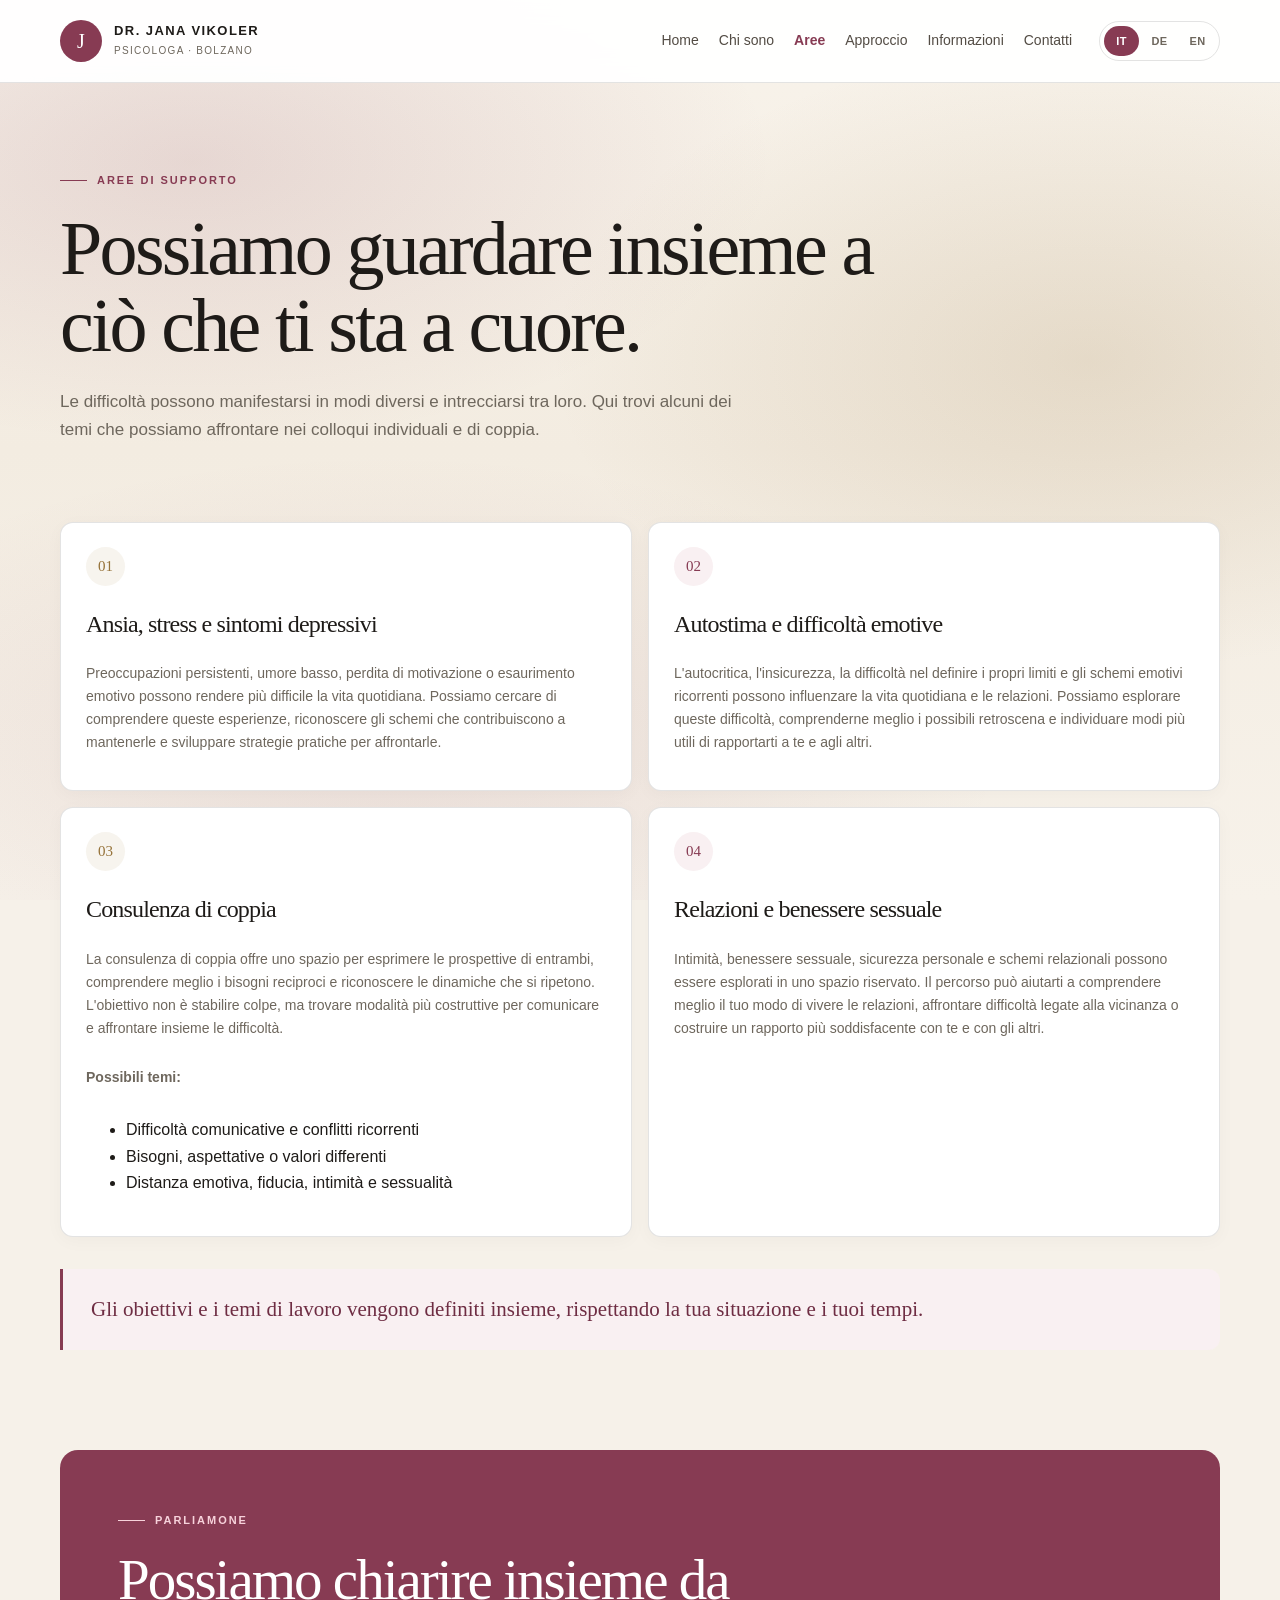
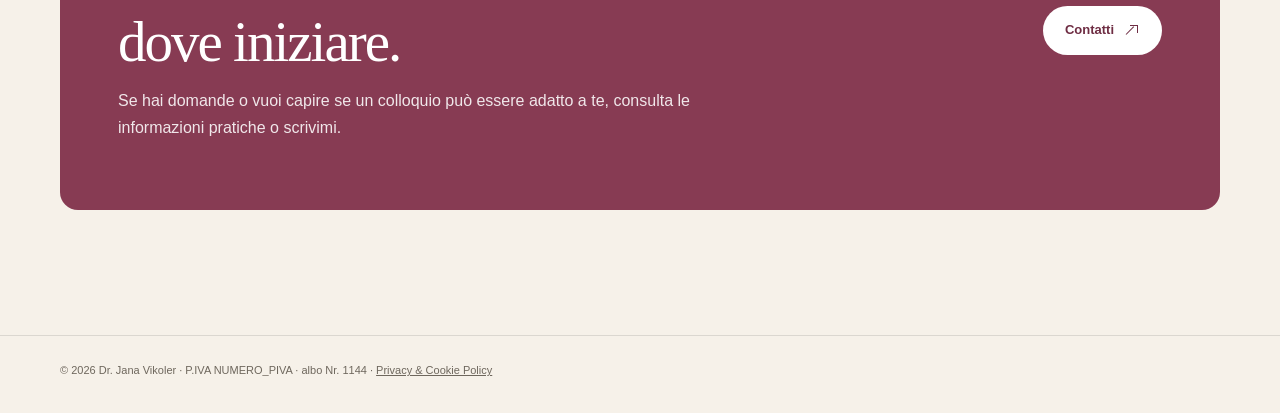
<file: areas.html>
<!doctype html>
<html lang="it">
<head>
  <link rel="icon" type="image/svg+xml" href="favicon_jana.svg">
  <meta charset="utf-8">
  <meta name="viewport" content="width=device-width, initial-scale=1">
  <meta name="theme-color" content="#ffffff">
  <meta name="description" data-description-it="Aree di supporto: ansia, stress, autostima, relazioni e consulenza di coppia con la Dott.ssa Jana Vikoler." data-description-de="Schwerpunkte: Ängste, Stress, Selbstwert, Beziehungen und Paarberatung bei Dr. Jana Vikoler." data-description-en="Areas of support: anxiety, stress, self-esteem, relationships and couples counselling with Dr. Jana Vikoler.">
  <title data-it="Aree di supporto — Dr. Jana Vikoler" data-de="Schwerpunkte — Dr. Jana Vikoler" data-en="Areas of support — Dr. Jana Vikoler">Aree di supporto — Dr. Jana Vikoler</title>
  <link rel="stylesheet" href="style.css">
  <script src="script.js" defer></script>
</head>
<body>
  <!-- Shared navigation links to each separate site page. -->
  <header class="site-header"><div class="container header-inner">
    <a class="brand" href="index.html" aria-label="Dr. Jana Vikoler home"><span class="brand-mark" aria-hidden="true">J</span><span><span class="brand-name">Dr. Jana Vikoler</span><span class="brand-note" data-it="Psicologa · Bolzano" data-de="Psychologin · Bozen" data-en="Psychologist · Bolzano">Psicologa · Bolzano</span></span></a>
    <div class="header-actions"><nav class="main-nav" aria-label="Main navigation">
      <a href="index.html"><span data-it="Home" data-de="Start" data-en="Home">Home</span></a><a href="about.html"><span data-it="Chi sono" data-de="Über mich" data-en="About me">Chi sono</span></a><a href="areas.html" aria-current="page"><span data-it="Aree" data-de="Schwerpunkte" data-en="Areas">Aree</span></a><a href="approach.html"><span data-it="Approccio" data-de="Ansatz" data-en="Approach">Approccio</span></a><a href="practical.html"><span data-it="Informazioni" data-de="Informationen" data-en="Practical info">Informazioni</span></a><a href="contact.html"><span data-it="Contatti" data-de="Kontakt" data-en="Contact">Contatti</span></a>
    </nav><div class="language-switch" role="group" aria-label="Choose language"><button type="button" data-lang="it" aria-pressed="true" aria-label="Italiano">IT</button><button type="button" data-lang="de" aria-pressed="false" aria-label="Deutsch">DE</button><button type="button" data-lang="en" aria-pressed="false" aria-label="English">EN</button></div>
    <button class="menu-toggle" type="button" aria-label="Apri la navigazione" aria-controls="main-nav" aria-expanded="false" data-open-it="Apri la navigazione" data-open-de="Navigation öffnen" data-open-en="Open navigation" data-close-it="Chiudi la navigazione" data-close-de="Navigation schließen" data-close-en="Close navigation"><span class="menu-icon" aria-hidden="true"></span></button></div>
  </div></header>

  <main>
    <section class="container page-top">
      <p class="eyebrow"><span data-it="Aree di supporto" data-de="Schwerpunkte" data-en="Areas of support">Aree di supporto</span></p>
      <h1 data-it="Possiamo guardare insieme a ciò che ti sta a cuore." data-de="Gemeinsam können wir betrachten, was Sie beschäftigt." data-en="We can explore what matters to you, together.">Possiamo guardare insieme a ciò che ti sta a cuore.</h1>
      <p data-it="Le difficoltà possono manifestarsi in modi diversi e intrecciarsi tra loro. Qui trovi alcuni dei temi che possiamo affrontare nei colloqui individuali e di coppia." data-de="Herausforderungen zeigen sich auf unterschiedliche Weise und können miteinander verbunden sein. Hier finden Sie einige Themen, die wir in Einzelgesprächen oder in der Paarberatung betrachten können." data-en="Difficulties can show up in different ways and overlap. Here are some of the topics we can explore in individual sessions and couples counselling.">Le difficoltà possono manifestarsi in modi diversi e intrecciarsi tra loro. Qui trovi alcuni dei temi che possiamo affrontare nei colloqui individuali e di coppia.</p>
    </section>

    <section class="container section section-compact-top">
      <div class="card-grid">
        <article class="info-card" id="anxiety">
          <span class="card-index">01</span><h3 data-it="Ansia, stress e sintomi depressivi" data-de="Ängste, Stress und depressive Symptome" data-en="Anxiety, stress and depressive symptoms">Ansia, stress e sintomi depressivi</h3>
          <p data-it="Preoccupazioni persistenti, umore basso, perdita di motivazione o esaurimento emotivo possono rendere più difficile la vita quotidiana. Possiamo cercare di comprendere queste esperienze, riconoscere gli schemi che contribuiscono a mantenerle e sviluppare strategie pratiche per affrontarle." data-de="Anhaltende Sorgen, gedrückte Stimmung, Motivationsverlust oder emotionale Erschöpfung können den Alltag erschweren. Gemeinsam können wir diese Erfahrungen besser verstehen, aufrechterhaltende Muster erkennen und praktische Bewältigungsstrategien entwickeln." data-en="Ongoing worry, low mood, loss of motivation or emotional exhaustion can make everyday life harder. We can work to understand these experiences, notice patterns that may keep them going, and develop practical ways to cope.">Preoccupazioni persistenti, umore basso, perdita di motivazione o esaurimento emotivo possono rendere più difficile la vita quotidiana. Possiamo cercare di comprendere queste esperienze, riconoscere gli schemi che contribuiscono a mantenerle e sviluppare strategie pratiche per affrontarle.</p>
        </article>
        <article class="info-card" id="self-esteem">
          <span class="card-index">02</span><h3 data-it="Autostima e difficoltà emotive" data-de="Selbstwert und emotionale Herausforderungen" data-en="Self-esteem and emotional challenges">Autostima e difficoltà emotive</h3>
          <p data-it="L'autocritica, l'insicurezza, la difficoltà nel definire i propri limiti e gli schemi emotivi ricorrenti possono influenzare la vita quotidiana e le relazioni. Possiamo esplorare queste difficoltà, comprenderne meglio i possibili retroscena e individuare modi più utili di rapportarti a te e agli altri." data-de="Selbstkritik, Unsicherheit, Schwierigkeiten beim Setzen persönlicher Grenzen und wiederkehrende emotionale Muster können den Alltag und Beziehungen belasten. Gemeinsam können wir diese Schwierigkeiten betrachten und hilfreichere Umgangsweisen entwickeln." data-en="Self-criticism, insecurity, difficulty setting boundaries and recurring emotional patterns can affect everyday life and relationships. We can explore these challenges, understand possible influences and develop more helpful ways of relating to yourself and others.">L'autocritica, l'insicurezza, la difficoltà nel definire i propri limiti e gli schemi emotivi ricorrenti possono influenzare la vita quotidiana e le relazioni. Possiamo esplorare queste difficoltà, comprenderne meglio i possibili retroscena e individuare modi più utili di rapportarti a te e agli altri.</p>
        </article>
        <article class="info-card" id="couples">
          <span class="card-index">03</span><h3 data-it="Consulenza di coppia" data-de="Paarberatung" data-en="Couples counselling">Consulenza di coppia</h3>
          <p data-it="La consulenza di coppia offre uno spazio per esprimere le prospettive di entrambi, comprendere meglio i bisogni reciproci e riconoscere le dinamiche che si ripetono. L'obiettivo non è stabilire colpe, ma trovare modalità più costruttive per comunicare e affrontare insieme le difficoltà." data-de="Die Paarberatung bietet Raum, die Perspektiven beider Partner zu verstehen, Bedürfnisse zu klären und wiederkehrende Dynamiken zu erkennen. Es geht nicht um Schuld, sondern um konstruktivere Wege der Kommunikation und gemeinsamen Problembewältigung." data-en="Couples counselling offers space for both partners to share their perspectives, understand each other’s needs and notice recurring dynamics. The aim is not to assign blame, but to find more constructive ways to communicate and work through difficulties together.">La consulenza di coppia offre uno spazio per esprimere le prospettive di entrambi, comprendere meglio i bisogni reciproci e riconoscere le dinamiche che si ripetono. L'obiettivo non è stabilire colpe, ma trovare modalità più costruttive per comunicare e affrontare insieme le difficoltà.</p>
          <p><strong data-it="Possibili temi:" data-de="Mögliche Themen:" data-en="Possible topics:">Possibili temi:</strong></p>
          <ul>
            <li data-it="Difficoltà comunicative e conflitti ricorrenti" data-de="Kommunikationsschwierigkeiten und wiederkehrende Konflikte" data-en="Communication difficulties and recurring conflict">Difficoltà comunicative e conflitti ricorrenti</li>
            <li data-it="Bisogni, aspettative o valori differenti" data-de="Unterschiedliche Bedürfnisse, Erwartungen oder Werte" data-en="Different needs, expectations or values">Bisogni, aspettative o valori differenti</li>
            <li data-it="Distanza emotiva, fiducia, intimità e sessualità" data-de="Emotionale Distanz, Vertrauen, Nähe und Sexualität" data-en="Emotional distance, trust, intimacy and sexuality">Distanza emotiva, fiducia, intimità e sessualità</li>
          </ul>
        </article>
        <article class="info-card" id="relationships">
          <span class="card-index">04</span><h3 data-it="Relazioni e benessere sessuale" data-de="Beziehungen und sexuelles Wohlbefinden" data-en="Relationships and sexual wellbeing">Relazioni e benessere sessuale</h3>
          <p data-it="Intimità, benessere sessuale, sicurezza personale e schemi relazionali possono essere esplorati in uno spazio riservato. Il percorso può aiutarti a comprendere meglio il tuo modo di vivere le relazioni, affrontare difficoltà legate alla vicinanza o costruire un rapporto più soddisfacente con te e con gli altri." data-de="Themen wie Intimität, sexuelles Wohlbefinden, Selbstsicherheit und Beziehungsmuster können in einem geschützten Rahmen betrachtet werden. Das Gespräch kann helfen, sich selbst in Beziehungen besser zu verstehen und neue Möglichkeiten zu entdecken." data-en="Intimacy, sexual wellbeing, self-confidence and relationship patterns can be explored in a confidential space. Sessions can help you better understand yourself in relationships, explore difficulties with closeness, or build a more fulfilling relationship with yourself and others.">Intimità, benessere sessuale, sicurezza personale e schemi relazionali possono essere esplorati in uno spazio riservato. Il percorso può aiutarti a comprendere meglio il tuo modo di vivere le relazioni, affrontare difficoltà legate alla vicinanza o costruire un rapporto più soddisfacente con te e con gli altri.</p>
        </article>
      </div>
      <div class="detail-callout" data-it="Gli obiettivi e i temi di lavoro vengono definiti insieme, rispettando la tua situazione e i tuoi tempi." data-de="Themen und Ziele werden gemeinsam festgelegt – passend zu Ihrer Situation und Ihrem Tempo." data-en="We agree on topics and goals together, with your situation and pace in mind.">Gli obiettivi e i temi di lavoro vengono definiti insieme, rispettando la tua situazione e i tuoi tempi.</div>
    </section>

    <section class="container section section-no-top"><div class="contact-panel"><div class="contact-copy"><p class="eyebrow"><span data-it="Parliamone" data-de="Ins Gespräch kommen" data-en="Let’s talk">Parliamone</span></p><h2 data-it="Possiamo chiarire insieme da dove iniziare." data-de="Wir können gemeinsam klären, wo wir beginnen." data-en="We can work out together where to begin.">Possiamo chiarire insieme da dove iniziare.</h2><p data-it="Se hai domande o vuoi capire se un colloquio può essere adatto a te, consulta le informazioni pratiche o scrivimi." data-de="Wenn Sie Fragen haben oder klären möchten, ob ein Gespräch für Sie passt, finden Sie praktische Informationen oder können mich kontaktieren." data-en="If you have questions or want to explore whether a session could suit you, see the practical information or get in touch.">Se hai domande o vuoi capire se un colloquio può essere adatto a te, consulta le informazioni pratiche o scrivimi.</p></div><a class="button" href="contact.html"><span data-it="Contatti" data-de="Kontakt" data-en="Contact">Contatti</span><span class="arrow" aria-hidden="true"></span></a></div></section>
  </main>

  <footer class="site-footer">
    <div class="container footer-inner">
      <p>© <span class="year"></span> Dr. Jana Vikoler · P.IVA NUMERO_PIVA · albo Nr. 1144 · <a href="privacy.html" data-it="Privacy & Cookie Policy" data-de="Datenschutz & Cookies" data-en="Privacy & Cookie Policy">Privacy & Cookie Policy</a></p>
    </div>
  </footer>
</body>
</html>
</file>
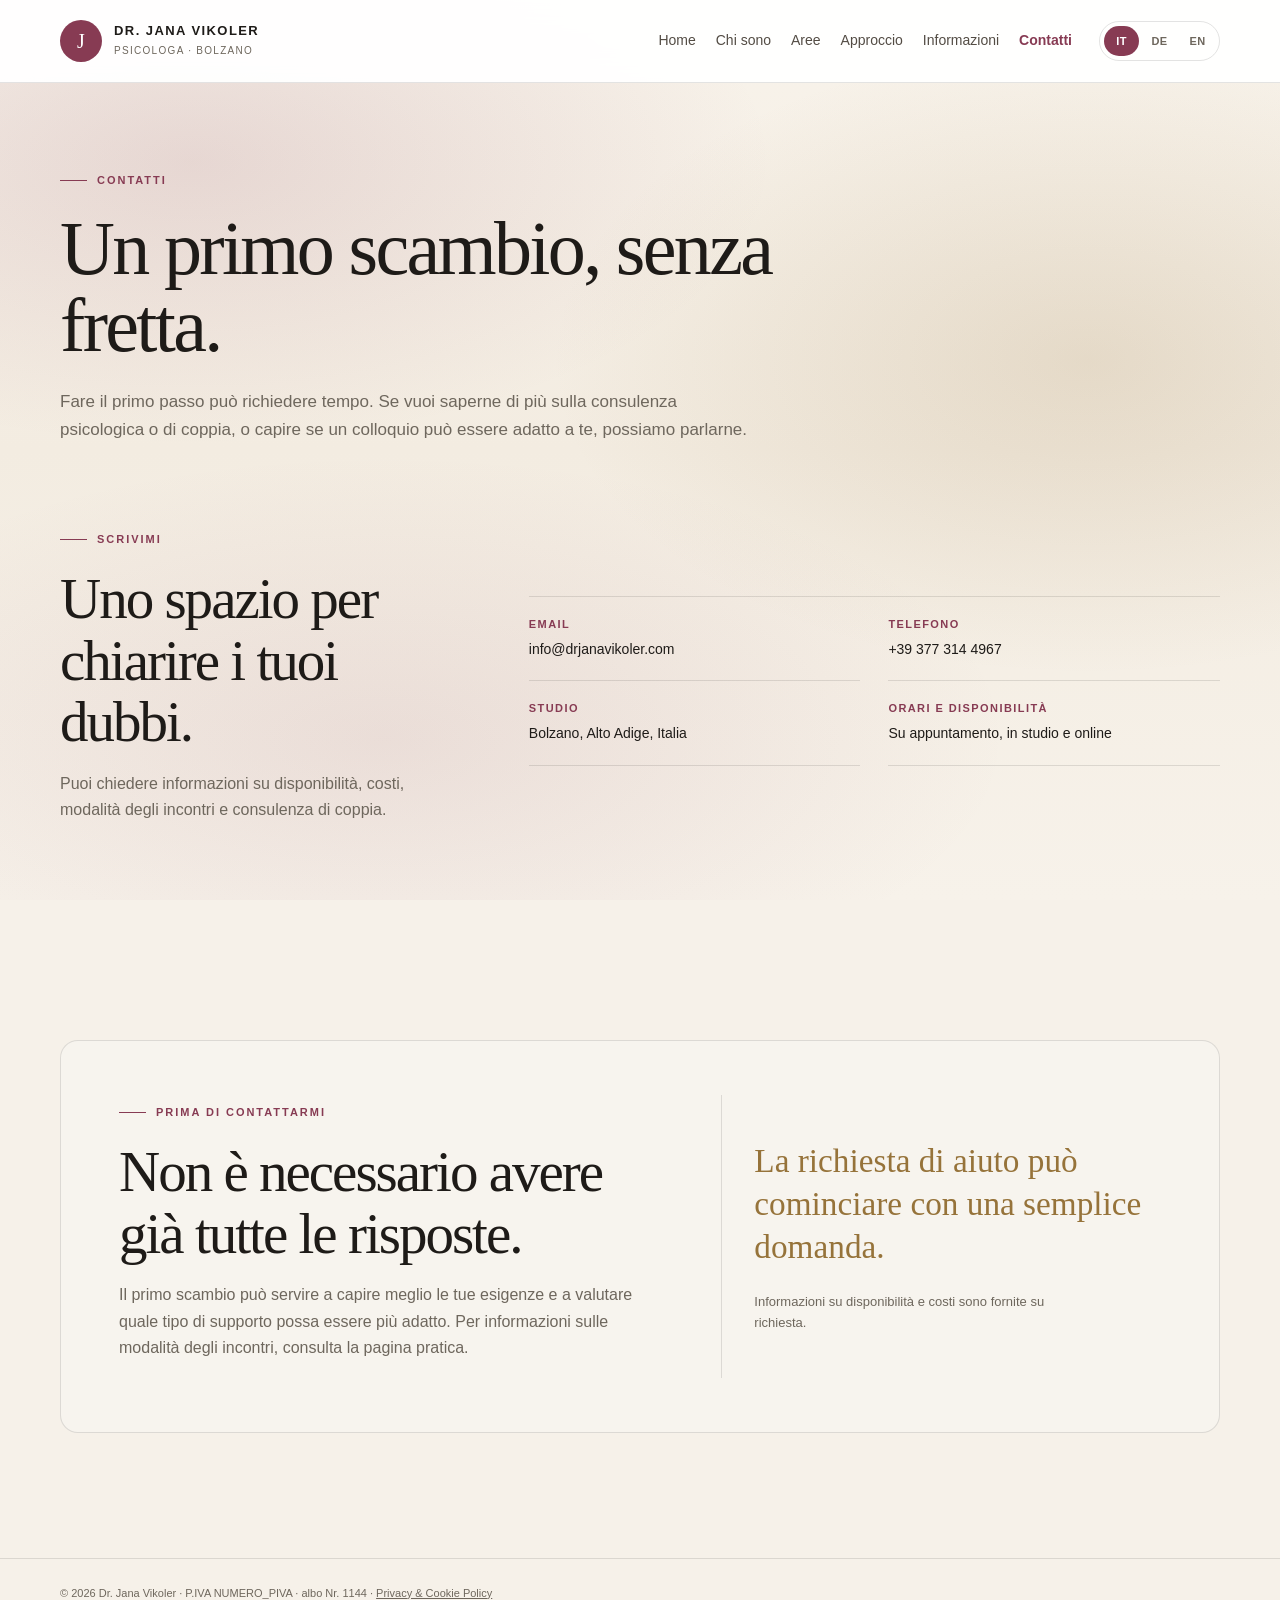
<file: contact.html>
<!doctype html>
<html lang="it">
<head>
  <link rel="icon" type="image/svg+xml" href="favicon_jana.svg">
  <meta charset="utf-8">
  <meta name="viewport" content="width=device-width, initial-scale=1">
  <meta name="theme-color" content="#ffffff">
  <meta name="description" data-description-it="Contatta la Dott.ssa Jana Vikoler, psicologa a Bolzano. Recapiti in fase di definizione." data-description-de="Kontakt zu Dr. Jana Vikoler, Psychologin in Bozen. Kontaktdaten werden noch ergänzt." data-description-en="Contact Dr. Jana Vikoler, psychologist in Bolzano. Contact details are being finalised.">
  <title data-it="Contatti — Dr. Jana Vikoler" data-de="Kontakt — Dr. Jana Vikoler" data-en="Contact — Dr. Jana Vikoler">Contatti — Dr. Jana Vikoler</title>
  <link rel="stylesheet" href="style.css">
  <script src="script.js" defer></script>
</head>
<body>
  <!-- Shared navigation links to each separate site page. -->
  <header class="site-header"><div class="container header-inner">
    <a class="brand" href="index.html" aria-label="Dr. Jana Vikoler home"><span class="brand-mark" aria-hidden="true">J</span><span><span class="brand-name">Dr. Jana Vikoler</span><span class="brand-note" data-it="Psicologa · Bolzano" data-de="Psychologin · Bozen" data-en="Psychologist · Bolzano">Psicologa · Bolzano</span></span></a>
    <div class="header-actions"><nav class="main-nav" aria-label="Main navigation">
      <a href="index.html"><span data-it="Home" data-de="Start" data-en="Home">Home</span></a><a href="about.html"><span data-it="Chi sono" data-de="Über mich" data-en="About me">Chi sono</span></a><a href="areas.html"><span data-it="Aree" data-de="Schwerpunkte" data-en="Areas">Aree</span></a><a href="approach.html"><span data-it="Approccio" data-de="Ansatz" data-en="Approach">Approccio</span></a><a href="practical.html"><span data-it="Informazioni" data-de="Informationen" data-en="Practical info">Informazioni</span></a><a href="contact.html" aria-current="page"><span data-it="Contatti" data-de="Kontakt" data-en="Contact">Contatti</span></a>
    </nav><div class="language-switch" role="group" aria-label="Choose language"><button type="button" data-lang="it" aria-pressed="true" aria-label="Italiano">IT</button><button type="button" data-lang="de" aria-pressed="false" aria-label="Deutsch">DE</button><button type="button" data-lang="en" aria-pressed="false" aria-label="English">EN</button></div>
    <button class="menu-toggle" type="button" aria-label="Apri la navigazione" aria-controls="main-nav" aria-expanded="false" data-open-it="Apri la navigazione" data-open-de="Navigation öffnen" data-open-en="Open navigation" data-close-it="Chiudi la navigazione" data-close-de="Navigation schließen" data-close-en="Close navigation"><span class="menu-icon" aria-hidden="true"></span></button></div>
  </div></header>

  <main>
    <section class="container page-top">
      <p class="eyebrow"><span data-it="Contatti" data-de="Kontakt" data-en="Contact">Contatti</span></p>
      <h1 data-it="Un primo scambio, senza fretta." data-de="Ein erster Austausch, ohne Eile." data-en="A first conversation, at your pace.">Un primo scambio, senza fretta.</h1>
      <p data-it="Fare il primo passo può richiedere tempo. Se vuoi saperne di più sulla consulenza psicologica o di coppia, o capire se un colloquio può essere adatto a te, possiamo parlarne." data-de="Der erste Schritt kann Überwindung kosten. Wenn Sie mehr über psychologische Begleitung oder Paarberatung erfahren oder klären möchten, ob ein Gespräch passt, können wir darüber sprechen." data-en="Taking the first step can feel difficult. If you would like to learn more about psychological support or couples counselling, or see whether a session might suit you, we can talk it through.">Fare il primo passo può richiedere tempo. Se vuoi saperne di più sulla consulenza psicologica o di coppia, o capire se un colloquio può essere adatto a te, possiamo parlarne.</p>
    </section>

    <section class="container section detail-layout section-compact-top" style="align-items: center;"> 
      <div class="detail-intro"><p class="eyebrow"><span data-it="Scrivimi" data-de="Kontakt aufnehmen" data-en="Get in touch">Scrivimi</span></p><h2 data-it="Uno spazio per chiarire i tuoi dubbi." data-de="Raum für Ihre Fragen." data-en="Space to talk through your questions.">Uno spazio per chiarire i tuoi dubbi.</h2><p data-it="Puoi chiedere informazioni su disponibilità, costi, modalità degli incontri e consulenza di coppia." data-de="Sie können sich nach Verfügbarkeit, Kosten, dem Ablauf und Paarberatung erkundigen." data-en="You can ask about availability, fees, session formats and couples counselling.">Puoi chiedere informazioni su disponibilità, costi, modalità degli incontri e consulenza di coppia.</p></div>
      <div class="practical-list">
        <div class="practical-item">
          <strong data-it="Email" data-de="E-Mail" data-en="Email">Email</strong>
          <span>info@drjanavikoler.com</span>
        </div>
        <div class="practical-item">
          <strong data-it="Telefono" data-de="Telefon" data-en="Phone">Telefono</strong>
          <span data-it="+39 377 314 4967" data-de="+39 377 314 4967" data-en="+39 377 314 4967">+39 377 314 4967</span>
        </div>
        <div class="practical-item">
          <strong data-it="Studio" data-de="Praxis" data-en="Practice">Studio</strong>
          <span data-it="Bolzano, Alto Adige, Italia" data-de="Bozen, Südtirol, Italien" data-en="Bolzano, South Tyrol, Italy">Bolzano, Alto Adige, Italia</span>
        </div>
        <div class="practical-item">
          <strong data-it="Orari e disponibilità" data-de="Zeiten & Verfügbarkeit" data-en="Hours & availability">Orari e disponibilità</strong>
          <span data-it="Su appuntamento, in studio e online" data-de="Nach Vereinbarung, in der Praxis und online" data-en="By appointment, in person and online">Su appuntamento, in studio e online</span>
        </div>
      </div>
    </section>

    <section class="container section">
      <div class="approach-panel">
        <div class="approach-copy"><p class="eyebrow"><span data-it="Prima di contattarmi" data-de="Vor der Kontaktaufnahme" data-en="Before getting in touch">Prima di contattarmi</span></p><h2 data-it="Non è necessario avere già tutte le risposte." data-de="Sie müssen noch nicht alle Antworten kennen." data-en="You do not need to have all the answers yet.">Non è necessario avere già tutte le risposte.</h2><p data-it="Il primo scambio può servire a capire meglio le tue esigenze e a valutare quale tipo di supporto possa essere più adatto. Per informazioni sulle modalità degli incontri, consulta la pagina pratica." data-de="Im ersten Austausch können wir Ihre Anliegen besser verstehen und gemeinsam überlegen, welche Unterstützung passen könnte. Informationen zum Ablauf finden Sie auf der Seite mit den praktischen Hinweisen." data-en="An initial conversation can help clarify what you need and consider what kind of support may fit. For details about sessions, see the practical information page.">Il primo scambio può servire a capire meglio le tue esigenze e a valutare quale tipo di supporto possa essere più adatto. Per informazioni sulle modalità degli incontri, consulta la pagina pratica.</p></div>
        <div class="approach-aside"><blockquote data-it="La richiesta di aiuto può cominciare con una semplice domanda." data-de="Der Wunsch nach Unterstützung kann mit einer einfachen Frage beginnen." data-en="Asking for support can begin with a simple question.">La richiesta di aiuto può cominciare con una semplice domanda.</blockquote><p data-it="Informazioni su disponibilità e costi sono fornite su richiesta." data-de="Informationen zu Verfügbarkeit und Kosten erhalten Sie auf Anfrage." data-en="Information about availability and fees is available on request.">Informazioni su disponibilità e costi sono fornite su richiesta.</p></div>
      </div>
    </section>
  </main>

  <footer class="site-footer">
    <div class="container footer-inner">
      <p>© <span class="year"></span> Dr. Jana Vikoler · P.IVA NUMERO_PIVA · albo Nr. 1144 · <a href="privacy.html" data-it="Privacy & Cookie Policy" data-de="Datenschutz & Cookies" data-en="Privacy & Cookie Policy">Privacy & Cookie Policy</a></p>
    </div>
  </footer>
</body>
</html>
</file>
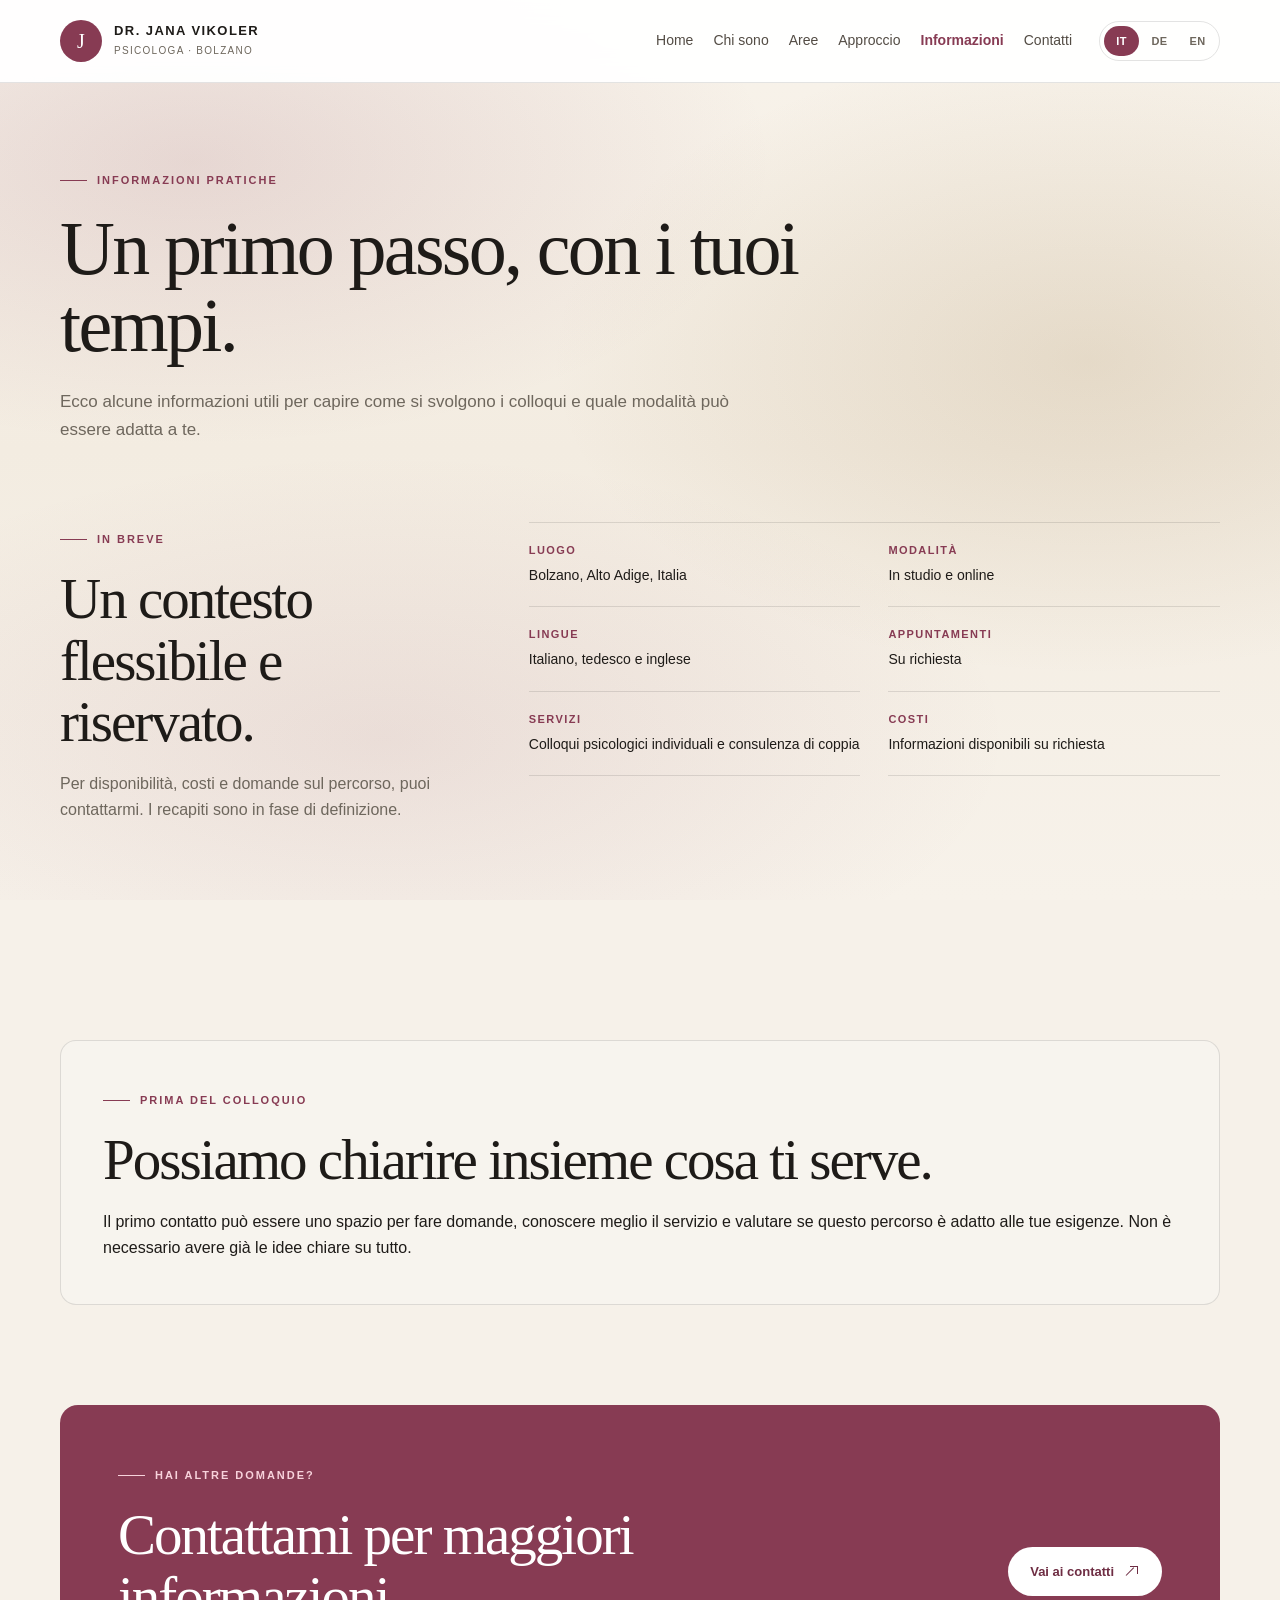
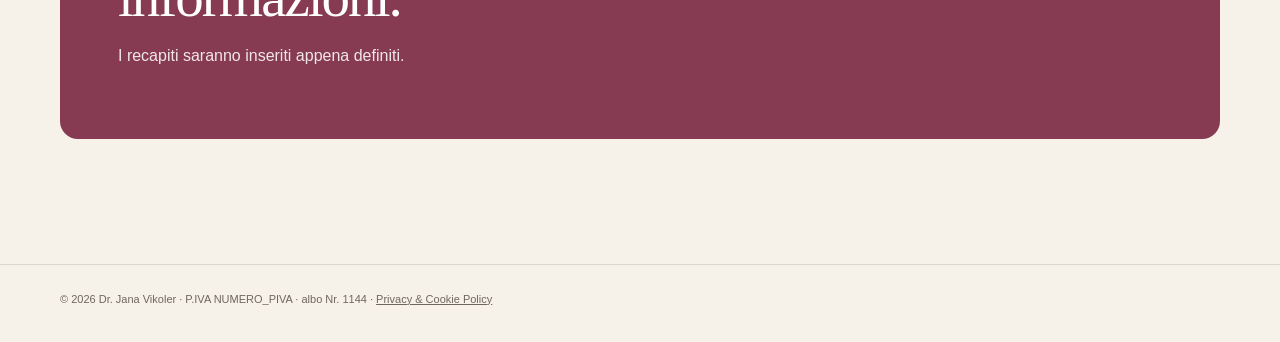
<file: practical.html>
<!doctype html>
<html lang="it">
<head>
  <link rel="icon" type="image/svg+xml" href="favicon_jana.svg">
  <meta charset="utf-8">
  <meta name="viewport" content="width=device-width, initial-scale=1">
  <meta name="theme-color" content="#ffffff">
  <meta name="description" data-description-it="Informazioni pratiche su luogo, lingue, modalità e appuntamenti con la Dott.ssa Jana Vikoler." data-description-de="Praktische Informationen zu Ort, Sprachen, Format und Terminen bei Dr. Jana Vikoler." data-description-en="Practical details about location, languages, session format and appointments with Dr. Jana Vikoler.">
  <title data-it="Informazioni pratiche — Dr. Jana Vikoler" data-de="Praktische Informationen — Dr. Jana Vikoler" data-en="Practical information — Dr. Jana Vikoler">Informazioni pratiche — Dr. Jana Vikoler</title>
  <link rel="stylesheet" href="style.css">
  <script src="script.js" defer></script>
</head>
<body>
  <!-- Shared navigation links to each separate site page. -->
  <header class="site-header"><div class="container header-inner">
    <a class="brand" href="index.html" aria-label="Dr. Jana Vikoler home"><span class="brand-mark" aria-hidden="true">J</span><span><span class="brand-name">Dr. Jana Vikoler</span><span class="brand-note" data-it="Psicologa · Bolzano" data-de="Psychologin · Bozen" data-en="Psychologist · Bolzano">Psicologa · Bolzano</span></span></a>
    <div class="header-actions"><nav class="main-nav" aria-label="Main navigation">
      <a href="index.html"><span data-it="Home" data-de="Start" data-en="Home">Home</span></a><a href="about.html"><span data-it="Chi sono" data-de="Über mich" data-en="About me">Chi sono</span></a><a href="areas.html"><span data-it="Aree" data-de="Schwerpunkte" data-en="Areas">Aree</span></a><a href="approach.html"><span data-it="Approccio" data-de="Ansatz" data-en="Approach">Approccio</span></a><a href="practical.html" aria-current="page"><span data-it="Informazioni" data-de="Informationen" data-en="Practical info">Informazioni</span></a><a href="contact.html"><span data-it="Contatti" data-de="Kontakt" data-en="Contact">Contatti</span></a>
    </nav><div class="language-switch" role="group" aria-label="Choose language"><button type="button" data-lang="it" aria-pressed="true" aria-label="Italiano">IT</button><button type="button" data-lang="de" aria-pressed="false" aria-label="Deutsch">DE</button><button type="button" data-lang="en" aria-pressed="false" aria-label="English">EN</button></div>
    <button class="menu-toggle" type="button" aria-label="Apri la navigazione" aria-controls="main-nav" aria-expanded="false" data-open-it="Apri la navigazione" data-open-de="Navigation öffnen" data-open-en="Open navigation" data-close-it="Chiudi la navigazione" data-close-de="Navigation schließen" data-close-en="Close navigation"><span class="menu-icon" aria-hidden="true"></span></button></div>
  </div></header>

  <main>
    <section class="container page-top">
      <p class="eyebrow"><span data-it="Informazioni pratiche" data-de="Praktische Informationen" data-en="Practical information">Informazioni pratiche</span></p>
      <h1 data-it="Un primo passo, con i tuoi tempi." data-de="Der erste Schritt in Ihrem Tempo." data-en="A first step, at your pace.">Un primo passo, con i tuoi tempi.</h1>
      <p data-it="Ecco alcune informazioni utili per capire come si svolgono i colloqui e quale modalità può essere adatta a te." data-de="Hier finden Sie nützliche Informationen zum Ablauf der Gespräche und zu den möglichen Formaten." data-en="Here is some helpful information about sessions and the formats available.">Ecco alcune informazioni utili per capire come si svolgono i colloqui e quale modalità può essere adatta a te.</p>
    </section>

    <section class="container section detail-layout section-compact-top">
      <div class="detail-intro"><p class="eyebrow"><span data-it="In breve" data-de="Auf einen Blick" data-en="At a glance">In breve</span></p><h2 data-it="Un contesto flessibile e riservato." data-de="Ein flexibler und vertraulicher Rahmen." data-en="A flexible, confidential setting.">Un contesto flessibile e riservato.</h2><p data-it="Per disponibilità, costi e domande sul percorso, puoi contattarmi. I recapiti sono in fase di definizione." data-de="Bei Fragen zu Verfügbarkeit, Kosten oder zum Ablauf können Sie mich kontaktieren. Die Kontaktdaten werden noch ergänzt." data-en="You can get in touch with questions about availability, fees or sessions. Contact details are still being finalised.">Per disponibilità, costi e domande sul percorso, puoi contattarmi. I recapiti sono in fase di definizione.</p></div>
      <div class="practical-list">
        <div class="practical-item"><strong data-it="Luogo" data-de="Ort" data-en="Location">Luogo</strong><span data-it="Bolzano, Alto Adige, Italia" data-de="Bozen, Südtirol, Italien" data-en="Bolzano, South Tyrol, Italy">Bolzano, Alto Adige, Italia</span></div>
        <div class="practical-item"><strong data-it="Modalità" data-de="Format" data-en="Format">Modalità</strong><span data-it="In studio e online" data-de="Vor Ort und online" data-en="In person and online">In studio e online</span></div>
        <div class="practical-item"><strong data-it="Lingue" data-de="Sprachen" data-en="Languages">Lingue</strong><span data-it="Italiano, tedesco e inglese" data-de="Deutsch, Italienisch und Englisch" data-en="English, Italian and German">Italiano, tedesco e inglese</span></div>
        <div class="practical-item"><strong data-it="Appuntamenti" data-de="Termine" data-en="Appointments">Appuntamenti</strong><span data-it="Su richiesta" data-de="Nach Vereinbarung" data-en="By arrangement">Su richiesta</span></div>
        <div class="practical-item"><strong data-it="Servizi" data-de="Angebot" data-en="Services">Servizi</strong><span data-it="Colloqui psicologici individuali e consulenza di coppia" data-de="Psychologische Einzelgespräche und Paarberatung" data-en="Individual psychological sessions and couples counselling">Colloqui psicologici individuali e consulenza di coppia</span></div>
        <div class="practical-item"><strong data-it="Costi" data-de="Kosten" data-en="Fees">Costi</strong><span data-it="Informazioni disponibili su richiesta" data-de="Informationen auf Anfrage" data-en="Details available on request">Informazioni disponibili su richiesta</span></div>
      </div>
    </section>

    <section class="container section">
      <div class="soft-panel">
        <p class="eyebrow"><span data-it="Prima del colloquio" data-de="Vor dem Gespräch" data-en="Before a session">Prima del colloquio</span></p>
        <h2 data-it="Possiamo chiarire insieme cosa ti serve." data-de="Gemeinsam können wir klären, was Sie brauchen." data-en="We can work out together what you need.">Possiamo chiarire insieme cosa ti serve.</h2>
        <p data-it="Il primo contatto può essere uno spazio per fare domande, conoscere meglio il servizio e valutare se questo percorso è adatto alle tue esigenze. Non è necessario avere già le idee chiare su tutto." data-de="Der erste Kontakt bietet Raum für Fragen, um das Angebot kennenzulernen und gemeinsam zu prüfen, ob der Rahmen zu Ihren Anliegen passt. Sie müssen noch nicht genau wissen, was Sie brauchen." data-en="An initial conversation can be a space to ask questions, learn more about the service and consider whether this setting fits your needs. You do not need to have everything figured out in advance.">Il primo contatto può essere uno spazio per fare domande, conoscere meglio il servizio e valutare se questo percorso è adatto alle tue esigenze. Non è necessario avere già le idee chiare su tutto.</p>
      </div>
    </section>

    <section class="container section section-no-top"><div class="contact-panel"><div class="contact-copy"><p class="eyebrow"><span data-it="Hai altre domande?" data-de="Noch Fragen?" data-en="Have questions?">Hai altre domande?</span></p><h2 data-it="Contattami per maggiori informazioni." data-de="Kontaktieren Sie mich für weitere Informationen." data-en="Get in touch for more information.">Contattami per maggiori informazioni.</h2><p data-it="I recapiti saranno inseriti appena definiti." data-de="Die Kontaktdaten werden ergänzt, sobald sie feststehen." data-en="Contact details will be added once they are confirmed.">I recapiti saranno inseriti appena definiti.</p></div><a class="button" href="contact.html"><span data-it="Vai ai contatti" data-de="Zur Kontaktseite" data-en="Go to contact">Vai ai contatti</span><span class="arrow" aria-hidden="true"></span></a></div></section>
  </main>

  <footer class="site-footer">
    <div class="container footer-inner">
      <p>© <span class="year"></span> Dr. Jana Vikoler · P.IVA NUMERO_PIVA · albo Nr. 1144 · <a href="privacy.html" data-it="Privacy & Cookie Policy" data-de="Datenschutz & Cookies" data-en="Privacy & Cookie Policy">Privacy & Cookie Policy</a></p>
    </div>
  </footer>
</body>
</html>
</file>
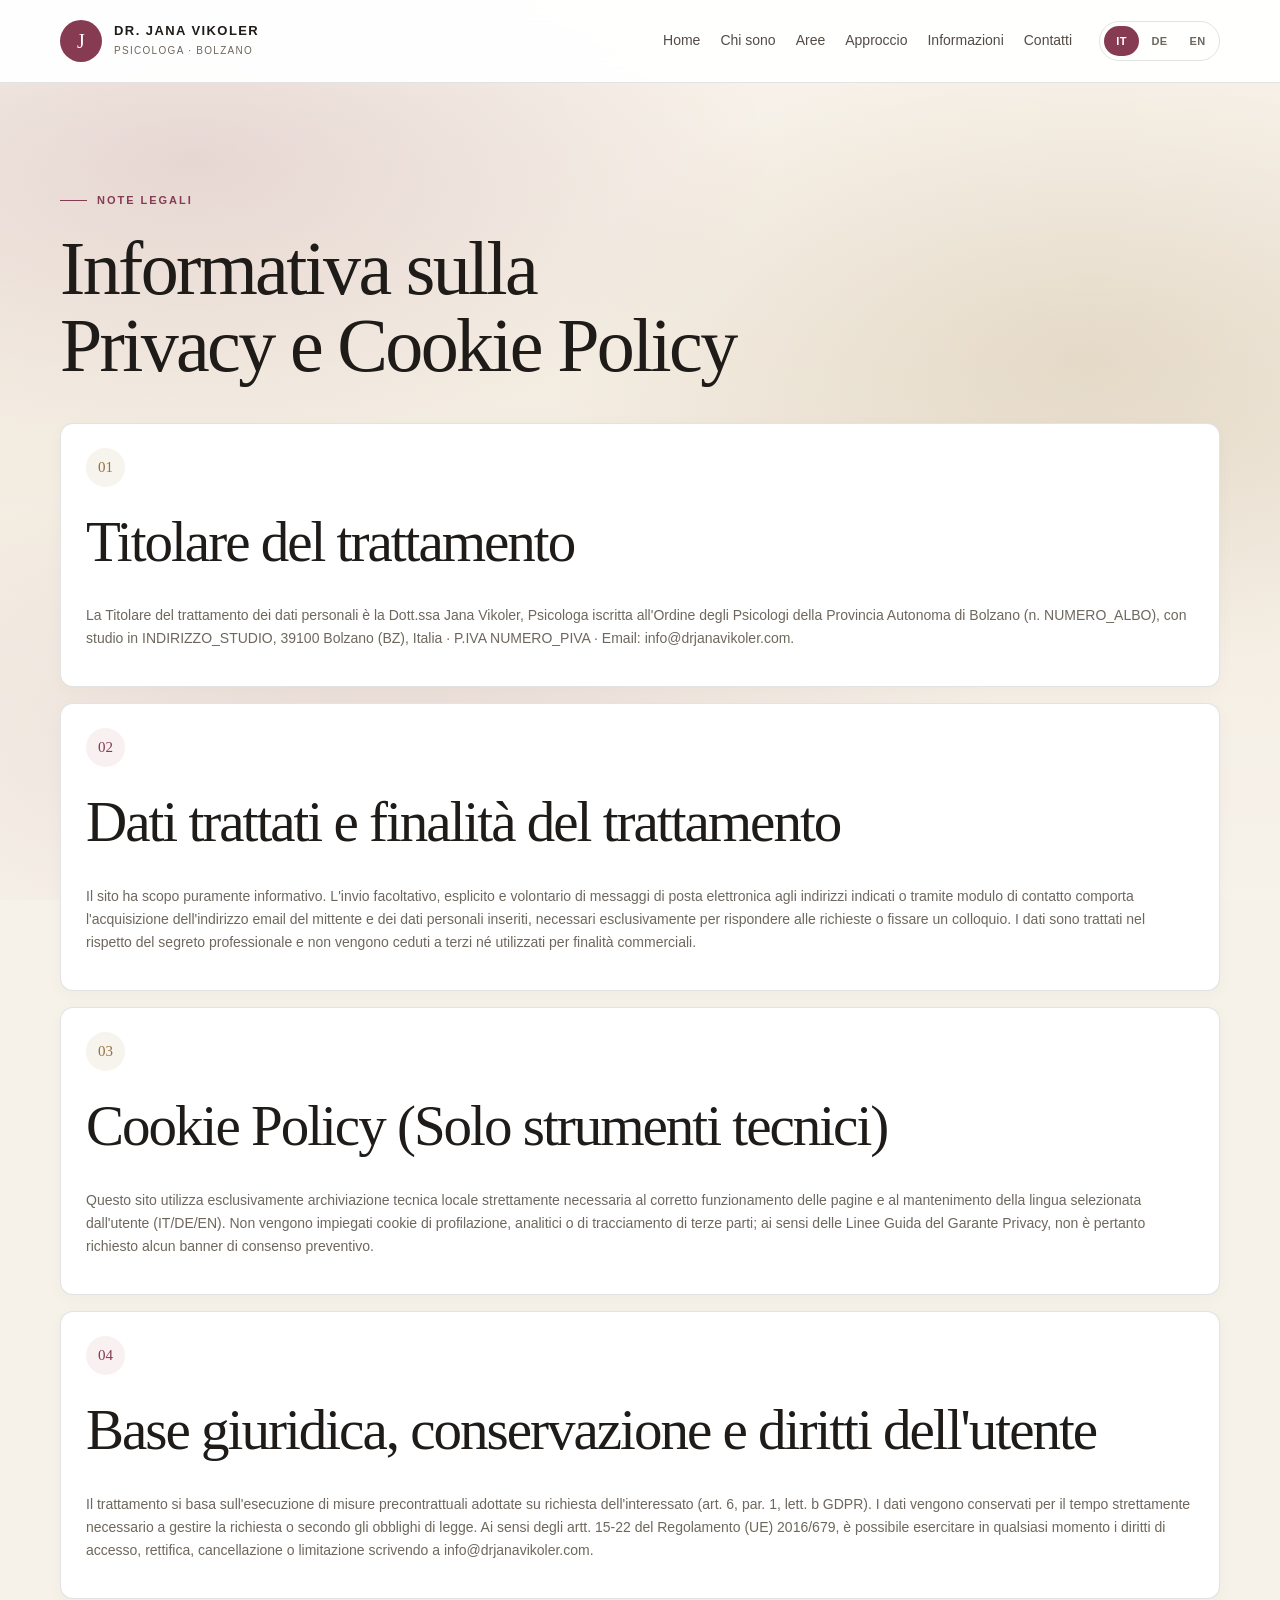
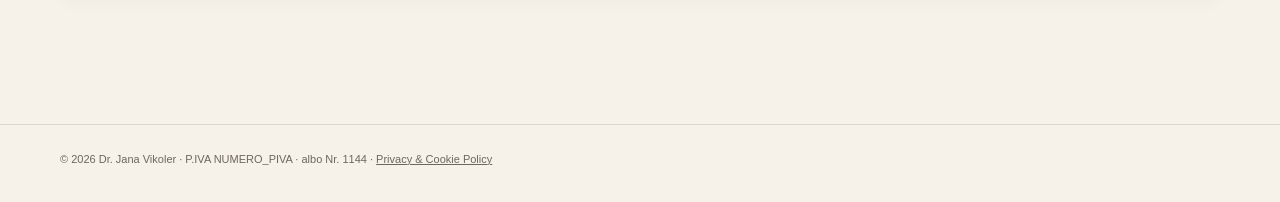
<file: privacy.html>
<!doctype html>
<html lang="it">
<head>
  <link rel="icon" type="image/svg+xml" href="favicon_jana.svg">
  <meta charset="utf-8">
  <meta name="viewport" content="width=device-width, initial-scale=1">
  <meta name="theme-color" content="#ffffff">
  <meta name="description" data-description-it="Informativa sulla privacy e cookie policy dello studio della Dott.ssa Jana Vikoler, psicologa a Bolzano." data-description-de="Datenschutzerklärung und Cookie-Richtlinie der Praxis von Dr. Jana Vikoler, Psychologin in Bozen." data-description-en="Privacy and cookie policy for Dr. Jana Vikoler's psychology practice in Bolzano.">
  <title data-it="Privacy & Cookie Policy — Dr. Jana Vikoler" data-de="Datenschutz & Cookies — Dr. Jana Vikoler" data-en="Privacy & Cookie Policy — Dr. Jana Vikoler">Privacy & Cookie Policy — Dr. Jana Vikoler</title>
  <link rel="stylesheet" href="style.css">
  <script src="script.js" defer></script>
</head>
<body>
  <header class="site-header">
    <div class="container header-inner">
      <a class="brand" href="index.html" aria-label="Dr. Jana Vikoler home">
        <span class="brand-mark" aria-hidden="true">J</span>
        <span><span class="brand-name">Dr. Jana Vikoler</span><span class="brand-note" data-it="Psicologa · Bolzano" data-de="Psychologin · Bozen" data-en="Psychologist · Bolzano">Psicologa · Bolzano</span></span>
      </a>
      <div class="header-actions">
        <nav class="main-nav" aria-label="Main navigation">
          <a href="index.html"><span data-it="Home" data-de="Start" data-en="Home">Home</span></a>
          <a href="about.html"><span data-it="Chi sono" data-de="Über mich" data-en="About me">Chi sono</span></a>
          <a href="areas.html"><span data-it="Aree" data-de="Schwerpunkte" data-en="Areas">Aree</span></a>
          <a href="approach.html"><span data-it="Approccio" data-de="Ansatz" data-en="Approach">Approccio</span></a>
          <a href="practical.html"><span data-it="Informazioni" data-de="Informationen" data-en="Practical info">Informazioni</span></a>
          <a href="contact.html"><span data-it="Contatti" data-de="Kontakt" data-en="Contact">Contatti</span></a>
        </nav>
        <div class="language-switch" role="group" aria-label="Choose language">
          <button type="button" data-lang="it" aria-pressed="true" aria-label="Italiano">IT</button>
          <button type="button" data-lang="de" aria-pressed="false" aria-label="Deutsch">DE</button>
          <button type="button" data-lang="en" aria-pressed="false" aria-label="English">EN</button>
        </div>
        <button class="menu-toggle" type="button" aria-label="Apri la navigazione" aria-controls="main-nav" aria-expanded="false" data-open-it="Apri la navigazione" data-open-de="Navigation öffnen" data-open-en="Open navigation" data-close-it="Chiudi la navigazione" data-close-de="Navigation schließen" data-close-en="Close navigation"><span class="menu-icon" aria-hidden="true"></span></button>
      </div>
    </div>
  </header>

  <main>
    <section class="container section">
      <div class="section-heading">
        <p class="eyebrow"><span data-it="Note legali" data-de="Rechtliche Hinweise" data-en="Legal information">Note legali</span></p>
        <h1 data-it="Informativa sulla Privacy e Cookie Policy" data-de="Datenschutzerklärung und Cookie-Richtlinie" data-en="Privacy & Cookie Policy">Informativa sulla Privacy e Cookie Policy</h1>
      </div>

      <div class="card-grid" style="grid-template-columns: 1fr;">
        <article class="info-card">
          <span class="card-index">01</span>
          <h2 data-it="Titolare del trattamento" data-de="Verantwortliche Stelle" data-en="Data Controller">Titolare del trattamento</h2>
          <p data-it="La Titolare del trattamento dei dati personali è la Dott.ssa Jana Vikoler, Psicologa iscritta all'Ordine degli Psicologi della Provincia Autonoma di Bolzano (n. NUMERO_ALBO), con studio in INDIRIZZO_STUDIO, 39100 Bolzano (BZ), Italia · P.IVA NUMERO_PIVA · Email: info@drjanavikoler.com."
             data-de="Verantwortlich für die Datenverarbeitung ist Dr. Jana Vikoler, Psychologin, eingetragen in der Psychologenkammer der Autonomen Provinz Bozen (Nr. NUMERO_ALBO), mit Praxis in INDIRIZZO_STUDIO, 39100 Bozen (BZ), Italien · MwSt.-Nr. NUMERO_PIVA · E-Mail: info@drjanavikoler.com."
             data-en="The Data Controller is Dr. Jana Vikoler, Psychologist registered with the Order of Psychologists of the Autonomous Province of Bolzano (no. NUMERO_ALBO), practicing at INDIRIZZO_STUDIO, 39100 Bolzano (BZ), Italy · VAT NUMERO_PIVA · Email: info@drjanavikoler.com.">
            La Titolare del trattamento dei dati personali è la Dott.ssa Jana Vikoler, Psicologa iscritta all'Ordine degli Psicologi della Provincia Autonoma di Bolzano (n. NUMERO_ALBO), con studio in INDIRIZZO_STUDIO, 39100 Bolzano (BZ), Italia · P.IVA NUMERO_PIVA · Email: info@drjanavikoler.com.
          </p>
        </article>

        <article class="info-card">
          <span class="card-index">02</span>
          <h2 data-it="Dati trattati e finalità del trattamento" data-de="Verarbeitete Daten und Zweck" data-en="Data Processed and Purpose">Dati trattati e finalità del trattamento</h2>
          <p data-it="Il sito ha scopo puramente informativo. L'invio facoltativo, esplicito e volontario di messaggi di posta elettronica agli indirizzi indicati o tramite modulo di contatto comporta l'acquisizione dell'indirizzo email del mittente e dei dati personali inseriti, necessari esclusivamente per rispondere alle richieste o fissare un colloquio. I dati sono trattati nel rispetto del segreto professionale e non vengono ceduti a terzi né utilizzati per finalità commerciali."
             data-de="Diese Website dient ausschließlich Informationszwecken. Das freiwillige und ausdrückliche Senden von E-Mails an die angegebenen Adressen oder über ein Kontaktformular führt zur Erfassung der Absenderadresse sowie der eingegebenen Daten, die ausschließlich zur Beantwortung von Anfragen oder zur Terminvereinbarung verwendet werden. Alle Daten unterliegen der beruflichen Schweigepflicht und werden nicht an Dritte weitergegeben."
             data-en="This website is strictly informational. Voluntarily sending emails to the listed addresses or via a contact form involves collecting the sender's email address and submitted personal details solely to respond to inquiries or schedule a consultation. All information is handled under professional confidentiality and is never shared with third parties or used for marketing.">
            Il sito ha scopo puramente informativo. L'invio facoltativo, esplicito e volontario di messaggi di posta elettronica agli indirizzi indicati o tramite modulo di contatto comporta l'acquisizione dell'indirizzo email del mittente e dei dati personali inseriti, necessari esclusivamente per rispondere alle richieste o fissare un colloquio. I dati sono trattati nel rispetto del segreto professionale e non vengono ceduti a terzi né utilizzati per finalità commerciali.
          </p>
        </article>

        <article class="info-card">
          <span class="card-index">03</span>
          <h2 data-it="Cookie Policy (Solo strumenti tecnici)" data-de="Cookie-Richtlinie (Nur technische Speicherungen)" data-en="Cookie Policy (Technical storage only)">Cookie Policy (Solo strumenti tecnici)</h2>
          <p data-it="Questo sito utilizza esclusivamente archiviazione tecnica locale strettamente necessaria al corretto funzionamento delle pagine e al mantenimento della lingua selezionata dall'utente (IT/DE/EN). Non vengono impiegati cookie di profilazione, analitici o di tracciamento di terze parti; ai sensi delle Linee Guida del Garante Privacy, non è pertanto richiesto alcun banner di consenso preventivo."
             data-de="Diese Website verwendet ausschließlich technisch notwendige lokale Speicherungen, die für die Darstellung der Seiten und die Beibehaltung der gewählten Sprache (IT/DE/EN) erforderlich sind. Es werden keine Analyse-, Profiling- oder Drittanbieter-Cookies eingesetzt; daher ist kein vorheriges Einwilligungs-Banner erforderlich."
             data-en="This website uses strictly necessary local technical storage solely to ensure proper page functionality and remember your chosen language (IT/DE/EN). No analytics, profiling, or third-party tracking cookies are used; accordingly, no prior cookie consent banner is required.">
            Questo sito utilizza esclusivamente archiviazione tecnica locale strettamente necessaria al corretto funzionamento delle pagine e al mantenimento della lingua selezionata dall'utente (IT/DE/EN). Non vengono impiegati cookie di profilazione, analitici o di tracciamento di terze parti; ai sensi delle Linee Guida del Garante Privacy, non è pertanto richiesto alcun banner di consenso preventivo.
          </p>
        </article>

        <article class="info-card">
          <span class="card-index">04</span>
          <h2 data-it="Base giuridica, conservazione e diritti dell'utente" data-de="Rechtsgrundlage, Speicherdauer und Betroffenenrechte" data-en="Legal Basis, Retention and User Rights">Base giuridica, conservazione e diritti dell'utente</h2>
          <p data-it="Il trattamento si basa sull'esecuzione di misure precontrattuali adottate su richiesta dell'interessato (art. 6, par. 1, lett. b GDPR). I dati vengono conservati per il tempo strettamente necessario a gestire la richiesta o secondo gli obblighi di legge. Ai sensi degli artt. 15-22 del Regolamento (UE) 2016/679, è possibile esercitare in qualsiasi momento i diritti di accesso, rettifica, cancellazione o limitazione scrivendo a info@drjanavikoler.com."
             data-de="Die Verarbeitung erfolgt zur Durchführung vorvertraglicher Maßnahmen auf Anfrage der betroffenen Person (Art. 6 Abs. 1 lit. b DSGVO). Die Daten werden nur so lange gespeichert, wie es für die Bearbeitung der Anfrage oder aufgrund gesetzlicher Pflichten erforderlich ist. Gemäß Art. 15–22 DSGVO können Sie jederzeit Auskunft, Berichtigung, Löschung oder Einschränkung unter info@drjanavikoler.com verlangen."
             data-en="Processing is based on pre-contractual steps taken at the request of the data subject (Art. 6(1)(b) GDPR). Data is retained only for as long as necessary to handle your inquiry or comply with legal obligations. Under Articles 15–22 of Regulation (EU) 2016/679, you may request access, rectification, erasure, or restriction at any time by emailing info@drjanavikoler.com.">
            Il trattamento si basa sull'esecuzione di misure precontrattuali adottate su richiesta dell'interessato (art. 6, par. 1, lett. b GDPR). I dati vengono conservati per il tempo strettamente necessario a gestire la richiesta o secondo gli obblighi di legge. Ai sensi degli artt. 15-22 del Regolamento (UE) 2016/679, è possibile esercitare in qualsiasi momento i diritti di accesso, rettifica, cancellazione o limitazione scrivendo a info@drjanavikoler.com.
          </p>
        </article>
      </div>
    </section>
  </main>

  <footer class="site-footer">
    <div class="container footer-inner">
      <p>© <span class="year"></span> Dr. Jana Vikoler · P.IVA NUMERO_PIVA · albo Nr. 1144 · <a href="privacy.html" data-it="Privacy & Cookie Policy" data-de="Datenschutz & Cookies" data-en="Privacy & Cookie Policy">Privacy & Cookie Policy</a></p>
    </div>
  </footer>
</body>
</html>
</file>
<file: style.css>
/* Shared visual style for every page of Jana's website. */
:root {
  color-scheme: light;
  --paper: #ffffff;
  --white: #ffffff;
  --ink: #1e1b18;
  --muted: #6e675d;
  --gold: #96733a;
  --gold-pale: #f7f4ee;
  --wine: #873b53;
  --wine-dark: #6e2d43;
  --wine-pale: #f9f0f2;
  --wine-text: #873b53;
  --line: rgba(30, 27, 24, .12);
  --serif: "Iowan Old Style", "Baskerville", "Palatino Linotype", Georgia, serif;
  --sans: "Avenir Next", Avenir, "Segoe UI", sans-serif;
  --content: 1160px;
}

* { box-sizing: border-box; }
html { scroll-behavior: smooth; }
body {
  margin: 0;
  background-color: #f6f1e9;
  background-image:
    radial-gradient(ellipse 65% 45% at 15% 18%, rgba(135, 59, 83, 0.14) 0%, transparent 70%),
    radial-gradient(ellipse 60% 50% at 85% 40%, rgba(150, 115, 58, 0.16) 0%, transparent 70%),
    radial-gradient(ellipse 70% 45% at 30% 82%, rgba(135, 59, 83, 0.10) 0%, transparent 70%),
    linear-gradient(180deg, #f8f3eb 0%, #f3ece1 50%, #f7f2ea 100%);
  background-attachment: fixed;
  color: var(--ink);
  font-family: var(--sans);
  font-size: 16px;
  line-height: 1.65;
}

a { color: inherit; }
button { font: inherit; }
img { max-width: 100%; }
.container { width: min(var(--content), calc(100% - 48px)); margin-inline: auto; }

/* The same header appears on each page so visitors can move around easily. */
.site-header {
  position: sticky;
  z-index: 10;
  top: 0;
  border-bottom: 1px solid var(--line);
  background: rgba(255, 255, 255, .95);
  backdrop-filter: blur(14px);
}
.header-inner { min-height: 82px; display: flex; align-items: center; justify-content: space-between; gap: 28px; }
.brand { display: inline-flex; flex-shrink: 0; align-items: center; gap: 12px; text-decoration: none; }
.brand-mark { width: 42px; height: 42px; display: grid; place-items: center; border-radius: 50%; background: var(--wine); color: white; font: 20px var(--serif); }
.brand-name { display: block; font-size: 13px; font-weight: 700; letter-spacing: .11em; line-height: 1.3; text-transform: uppercase; }
.brand-note { display: block; margin-top: 3px; color: var(--muted); font-size: 10px; letter-spacing: .13em; text-transform: uppercase; }
.header-actions { display: flex; align-items: center; gap: 27px; }
.main-nav { display: flex; align-items: center; gap: 20px; }
.main-nav a { color: #534c44; font-size: 14px; text-decoration: none; transition: color .2s; }
.main-nav a:hover, .main-nav a[aria-current="page"] { color: var(--wine); }
.main-nav a[aria-current="page"] { font-weight: 700; }
.language-switch { display: flex; align-items: center; gap: 3px; padding: 4px; border: 1px solid var(--line); border-radius: 99px; }
.language-switch button { min-width: 35px; padding: 6px 8px; border: 0; border-radius: 99px; background: transparent; color: var(--muted); cursor: pointer; font-size: 11px; font-weight: 700; letter-spacing: .04em; }
.language-switch button[aria-pressed="true"] { background: var(--wine); color: white; }
.menu-toggle { display: none; width: 42px; height: 42px; border: 1px solid var(--line); border-radius: 50%; background: transparent; color: var(--ink); cursor: pointer; }
/* CSS-drawn marks keep icons consistent across mobile and desktop fonts. */
.menu-icon, .menu-icon::before, .menu-icon::after { position: absolute; width: 17px; height: 1px; background: currentColor; content: ""; }
.menu-icon { position: relative; display: block; margin-inline: auto; }
.menu-icon::before { top: -5px; left: 0; }
.menu-icon::after { top: 5px; left: 0; }

/* Reusable type and button styles. */
h1, h2, h3 { margin-top: 0; font-family: var(--serif); font-weight: 400; letter-spacing: -.035em; }
h1 { margin-bottom: 23px; font-size: clamp(48px, 6.2vw, 76px); line-height: 1.02; }
.hero-subtitle { display: block; color: var(--gold); font-family: var(--sans); font-size: clamp(17px, 2.4vw, 29px); font-weight: 400; letter-spacing: -.02em; line-height: 1.35; white-space: nowrap; }
h2 { margin-bottom: 18px; font-size: clamp(38px, 4.5vw, 57px); line-height: 1.08; }
h3 { font-size: 24px; line-height: 1.18; }
.eyebrow { display: inline-flex; align-items: center; gap: 10px; margin: 0 0 20px; color: var(--wine-text); font-size: 11px; font-weight: 700; letter-spacing: .18em; text-transform: uppercase; }
.eyebrow::before { width: 27px; height: 1px; background: currentColor; content: ""; }
.button-row { display: flex; flex-wrap: wrap; align-items: center; gap: 12px; }
.button { display: inline-flex; min-height: 49px; align-items: center; justify-content: center; gap: 11px; padding: 0 21px; border: 1px solid transparent; border-radius: 99px; background: var(--wine); color: white; font-size: 13px; font-weight: 650; text-decoration: none; transition: transform .2s, background .2s; }
.button:hover { transform: translateY(-2px); background: var(--wine-dark); }
.button .arrow { position: relative; display: inline-block; width: 15px; height: 15px; flex: 0 0 15px; }
.button .arrow::before { position: absolute; top: 2px; right: 2px; width: 7px; height: 7px; border-top: 1.5px solid currentColor; border-right: 1.5px solid currentColor; content: ""; }
.button .arrow::after { position: absolute; bottom: 3px; left: 1px; width: 11px; border-top: 1.5px solid currentColor; content: ""; transform: rotate(-45deg); transform-origin: left center; }
.button-secondary { border-color: var(--line); background: transparent; color: var(--ink); }
.button-secondary:hover { background: var(--gold-pale); color: var(--ink); }
.text-link { display: inline-flex; align-items: center; gap: 8px; color: var(--gold); font-size: 13px; font-weight: 700; text-decoration: none; }
.text-link:hover { text-decoration: underline; text-underline-offset: 4px; }
.text-arrow { position: relative; display: inline-block; width: 13px; height: 13px; flex: 0 0 13px; }
.text-arrow::before { position: absolute; top: 6px; right: 1px; left: 0; border-top: 1.5px solid currentColor; content: ""; }
.text-arrow::after { position: absolute; top: 3px; right: 1px; width: 6px; height: 6px; border-top: 1.5px solid currentColor; border-right: 1.5px solid currentColor; content: ""; transform: rotate(45deg); }

/* Home page hero, portrait and quick introduction. */
.hero { min-height: 620px; display: grid; grid-template-columns: 1.03fr .97fr; align-items: center; gap: 65px; padding-block: 56px 85px; }
.intro-section { margin-block: 50px 40px; }
.intro-band { min-height: 120px; display: grid; grid-template-columns: 1fr; align-items: center; gap: 32px; padding: 25px 36px; border: 1px solid rgba(150, 115, 58, .22); border-left: 4px solid var(--gold); border-radius: 14px; background: linear-gradient(105deg, #f7f3ea 0%, #fbf9f4 55%, #ffffff 100%); box-shadow: 0 10px 30px rgba(150, 115, 58, .07); }
.intro-band blockquote { max-width: 860px; margin: 0; color: var(--ink); font: clamp(20px, 2.2vw, 24px)/1.5 var(--serif); }
.intro-band blockquote::before { content: "“"; color: var(--gold); font-size: 1.8em; font-weight: 700; line-height: 0; vertical-align: -.2em; }
.intro-band blockquote::after { content: "”"; color: var(--gold); font-size: 1.8em; font-weight: 700; line-height: 0; vertical-align: -.2em; }
.quote-ending { white-space: nowrap; }
.hero-visual { position: relative; isolation: isolate; width: min(100%, 465px); justify-self: end; padding: 0 18px 22px 0; }
.portrait-frame::before { position: absolute; z-index: -1; top: 32px; right: -7px; bottom: -2px; left: 50px; border-radius: 48% 48% 17% 17%; background: var(--gold-pale); content: ""; }
.portrait-frame::after { position: absolute; z-index: -2; right: -25px; bottom: 35px; width: 102px; height: 102px; border: 1px solid rgba(135, 59, 83, .35); border-radius: 50%; content: ""; }
.portrait-image { display: block; width: 100%; max-height: 565px; aspect-ratio: 4 / 5; border: 1px solid rgba(30, 27, 24, .08); border-radius: 47% 47% 14px 14px; object-fit: cover; object-position: center 40%; box-shadow: 0 18px 45px rgba(30, 27, 24, .1); }
.portrait-tag { position: absolute; right: -4px; bottom: 62px; padding: 11px 15px; border: 1px solid var(--line); border-radius: 12px; background: #ffffff; box-shadow: 0 10px 28px rgba(0, 0, 0, .08); color: var(--ink); font: 16px var(--serif); }

/* Shared section layouts and cards used across the detail pages. */
.section { padding-block: 100px; }
.section-heading { max-width: 700px; margin-bottom: 38px; }
.section-heading > p:last-child { max-width: 580px; margin-bottom: 0; color: var(--muted); }
.card-grid { display: grid; grid-template-columns: repeat(2, 1fr); gap: 16px; }
.info-card { min-height: 205px; display: flex; flex-direction: column; padding: 24px 25px; border: 1px solid var(--line); border-radius: 13px; background: #ffffff; box-shadow: 0 4px 18px rgba(0, 0, 0, .03); transition: transform .2s, box-shadow .2s; }
.info-card[id] { scroll-margin-top: 110px; }
.info-card:hover { transform: translateY(-3px); box-shadow: 0 14px 32px rgba(30, 27, 24, .08); }
.card-index { display: grid; width: 39px; height: 39px; place-items: center; margin-bottom: 24px; border-radius: 50%; background: var(--gold-pale); color: var(--gold); font: 15px var(--serif); }
.info-card:nth-child(even) .card-index { background: var(--wine-pale); color: var(--wine-text); }
.info-card h3 { margin-bottom: 10px; }
.info-card p { margin-bottom: 12px; color: var(--muted); font-size: 14px; }
.area-teaser { align-items: center; justify-content: center; text-align: center; }
.area-teaser .card-index { width: 56px; height: 56px; margin-bottom: 18px; font-size: 21px; }
.area-teaser h3 { max-width: 28ch; margin-bottom: 0; }
.detail-layout { display: grid; grid-template-columns: .72fr 1.28fr; gap: 80px; align-items: start; }
.detail-intro { position: sticky; top: 120px; }
.detail-intro p:not(.eyebrow) { color: var(--muted); }
.detail-copy { max-width: 690px; }
.detail-copy h3 { margin: 28px 0 9px; }
.detail-copy p { color: var(--muted); }
.detail-copy ul { padding-left: 20px; color: var(--muted); }
.detail-copy li { margin-bottom: 8px; padding-left: 5px; }
.detail-callout { margin-top: 32px; padding: 25px 28px; border-left: 3px solid var(--wine); border-radius: 0 12px 12px 0; background: var(--wine-pale); color: var(--wine-dark); font: 21px/1.45 var(--serif); }
.soft-panel { padding: 42px; border: 1px solid var(--line); border-radius: 16px; background: var(--gold-pale); }
.soft-panel p:last-child { margin-bottom: 0; }
.about-layout { display: grid; grid-template-columns: .82fr 1.18fr; align-items: center; gap: 80px; }
.home-about-layout { grid-template-columns: 1.18fr .82fr; }
.home-about-copy { align-self: center; }
.about-note { position: relative; min-height: 370px; display: flex; flex-direction: column; justify-content: flex-end; padding: 32px; overflow: hidden; border-radius: 15px; background: var(--wine-pale); }
.about-note::before, .about-note::after { position: absolute; border: 1px solid rgba(135, 59, 83, .22); border-radius: 50%; content: ""; }
.about-note::before { top: -68px; right: -40px; width: 245px; height: 245px; }
.about-note::after { top: -39px; right: -10px; width: 185px; height: 185px; }
.about-note p { position: relative; z-index: 1; max-width: 320px; margin: 0; color: var(--wine-dark); font: 26px/1.35 var(--serif); }
.approach-panel { display: grid; grid-template-columns: 1.1fr .9fr; gap: 65px; padding: 54px 58px; border: 1px solid var(--line); border-radius: 18px; background: var(--gold-pale); }
.approach-copy p:not(.eyebrow) { color: var(--muted); }
.home-approach-label { margin-bottom: 16px; }
.home-approach-panel { grid-template-columns: .9fr 1.1fr; align-items: center; }
.home-approach-statement { max-width: 390px; margin: 0; color: var(--ink); font: 22px/1.45 var(--serif); }
.approach-aside { display: flex; flex-direction: column; justify-content: center; padding-left: 32px; border-left: 1px solid var(--line); }
.approach-aside blockquote { margin: 0 0 22px; color: var(--gold); font: clamp(24px, 2.6vw, 34px)/1.3 var(--serif); }
.approach-aside p { max-width: 300px; margin: 0; color: var(--muted); font-size: 13px; }
.home-approach-caption { max-width: 420px !important; color: var(--ink) !important; font-size: 22px !important; line-height: 1.45; }
.practical-list { display: grid; grid-template-columns: 1fr 1fr; gap: 0 28px; border-top: 1px solid var(--line); }
.practical-item { padding: 18px 0; border-bottom: 1px solid var(--line); }
.practical-item strong { display: block; margin-bottom: 3px; color: var(--wine-text); font-size: 11px; letter-spacing: .13em; text-transform: uppercase; }
.practical-item span { color: var(--ink); font-size: 14px; }
.contact-panel { display: flex; justify-content: space-between; align-items: center; gap: 35px; padding: 53px 58px; border-radius: 18px; background: var(--wine); color: white; }
.contact-copy { max-width: 650px; }
.contact-copy h1, .contact-copy h2 { margin-bottom: 14px; }
.contact-copy > p:not(.eyebrow) { color: rgba(255,255,255,.88); }
.contact-copy .eyebrow { color: #f7d2db; }
.contact-panel .button { flex-shrink: 0; background: #ffffff; color: var(--wine-dark); }
.contact-panel .button:hover { background: #f5ebeb; }
.contact-status { margin: 21px 0 0; color: #f7d2db !important; font-size: 12px; }
.contact-details { display: grid; grid-template-columns: repeat(3, 1fr); gap: 14px; margin-top: 25px; }
.contact-detail { padding: 21px; border: 1px solid var(--line); border-radius: 12px; background: #ffffff; box-shadow: 0 4px 16px rgba(0, 0, 0, .03); }
.contact-detail strong { display: block; margin-bottom: 7px; color: var(--wine); font-size: 11px; letter-spacing: .12em; text-transform: uppercase; }
.contact-detail span { color: var(--muted); font-size: 13px; }
.page-top { padding-block: 80px 36px; }
.page-top h1 { max-width: 850px; }
.page-top > p:not(.eyebrow) { max-width: 700px; color: var(--muted); font-size: 17px; }
.page-top .button { margin-top: 10px; }
.home-approach, .section-no-top { padding-top: 0 !important; }
.section-compact-top { padding-top: 25px !important; }
.top-space { margin-top: 28px; }
.section-link { margin-top: 24px; text-align: right; }

/* Empty review panel, ready for approved testimonials to be added later. */
.reviews-section { display: grid; grid-template-columns: .9fr 1.1fr; align-items: center; gap: 50px; padding-block: 45px 75px; }
.reviews-heading { max-width: 570px; }
.reviews-heading h2 { font-size: clamp(34px, 4vw, 49px); }
.reviews-heading > p:last-child { margin-bottom: 0; color: var(--muted); }
.reviews-placeholder { min-height: 150px; display: flex; align-items: center; padding: 26px 30px; border: 1px dashed rgba(150, 115, 58, .35); border-radius: 16px; background: var(--gold-pale); }
.reviews-placeholder p { max-width: 420px; margin: 0; color: var(--muted); font: 19px/1.5 var(--serif); }

/* Small footer, repeated on every page. */
.site-footer { margin-top: 25px; padding-block: 25px 34px; border-top: 1px solid var(--line); color: var(--muted); font-size: 11px; }
.footer-inner { display: flex; justify-content: space-between; gap: 20px; }
.footer-inner p { margin: 0; }

/* Tablet and phone layout adjustments. */
@media (max-width: 1000px) {
  .header-actions { gap: 16px; }
  .main-nav { gap: 13px; }
  .main-nav a { font-size: 13px; }
  .hero { gap: 38px; }
  .detail-layout, .about-layout { gap: 48px; }
  .approach-panel { gap: 40px; padding: 45px; }
}
@media (max-width: 760px) {
  html { scroll-padding-top: 78px; }
  .container { width: min(var(--content), calc(100% - 36px)); }
  .header-inner { min-height: 72px; gap: 10px; }
  .brand { gap: 8px; }
  .brand-mark { width: 38px; height: 38px; }
  .brand-name { font-size: 11px; }
  .brand-note { font-size: 9px; }
  .header-actions { gap: 9px; }
  .menu-toggle { display: block; order: 2; }
  .language-switch { order: 1; }
  .main-nav { position: absolute; top: calc(100% + 1px); right: 0; left: 0; display: none; flex-direction: column; align-items: stretch; gap: 0; padding: 8px 18px 16px; border-bottom: 1px solid var(--line); background: var(--paper); }
  .main-nav.open { display: flex; }
  .main-nav a { padding: 11px 0; border-bottom: 1px solid var(--line); font-size: 14px; }
  .main-nav a:last-child { border: 0; }
  .hero { min-height: unset; grid-template-columns: 1fr; gap: 34px; padding-block: 48px 52px; }
  .intro-section { margin-block: 36px 36px; }
  .intro-band { min-height: unset; grid-template-columns: 1fr; gap: 16px; padding: 23px 24px; }
  .intro-band blockquote { font-size: 20px; }
  .hero-copy { order: 1; }
  .hero-visual { order: 2; width: min(82%, 370px); justify-self: center; }
  h1 { font-size: clamp(46px, 12vw, 65px); }
  .portrait-image { max-height: 450px; }
  .portrait-tag { right: -17px; bottom: 42px; padding: 10px 12px; font-size: 14px; }
  .section { padding-block: 72px; }
  .card-grid { gap: 12px; }
  .info-card { min-height: 225px; padding: 20px 18px; }
  .info-card h3 { font-size: 21px; }
  .detail-layout, .about-layout { grid-template-columns: 1fr; gap: 30px; }
  .detail-intro { position: static; }
  .about-note { min-height: 270px; }
  .about-note p { font-size: 24px; }
  .approach-panel { grid-template-columns: 1fr; gap: 27px; padding: 36px 27px; }
  .home-approach-panel { grid-template-columns: 1fr; }
  .approach-aside { padding: 24px 0 0; border-top: 1px solid var(--line); border-left: 0; }
  .practical-list { gap: 0 16px; }
  .contact-panel { align-items: flex-start; flex-direction: column; padding: 36px 27px; }
  .contact-details { grid-template-columns: 1fr; }
  .reviews-section { grid-template-columns: 1fr; gap: 22px; padding-block: 20px 60px; }
  .reviews-placeholder { min-height: 120px; padding: 22px; }
  .page-top { padding-block: 55px 20px; }
  .page-top > p:not(.eyebrow) { font-size: 15px; }
  .footer-inner { flex-direction: column; gap: 8px; }
}
@media (max-width: 430px) {
  .brand-mark { width: 34px; height: 34px; font-size: 17px; }
  .brand-name { font-size: 10px; }
  .brand-note { letter-spacing: .08em; }
  .language-switch button { min-width: 30px; padding-inline: 5px; }
  .card-grid, .practical-list { grid-template-columns: 1fr; }
  .info-card { min-height: unset; }
}
@media (prefers-reduced-motion: reduce) {
  *, *::before, *::after { scroll-behavior: auto !important; transition-duration: .01ms !important; }
}
</file>
